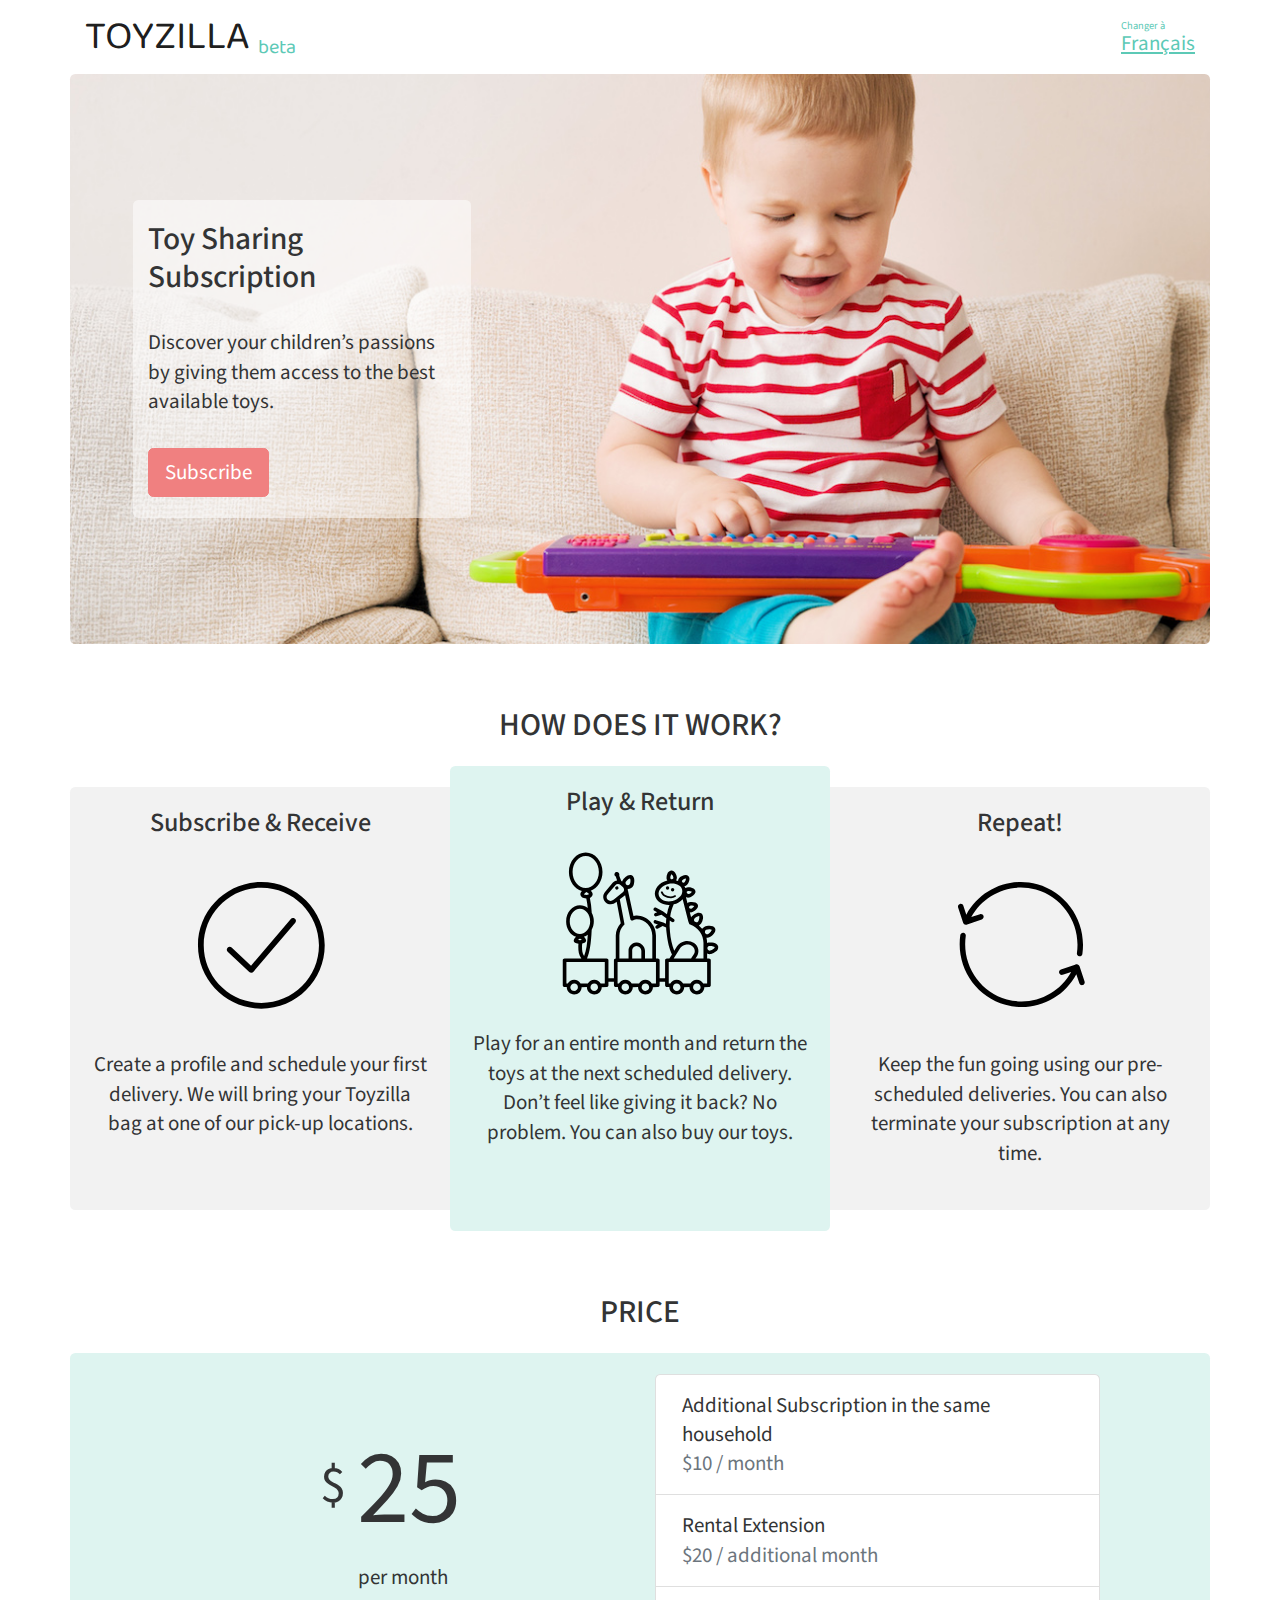
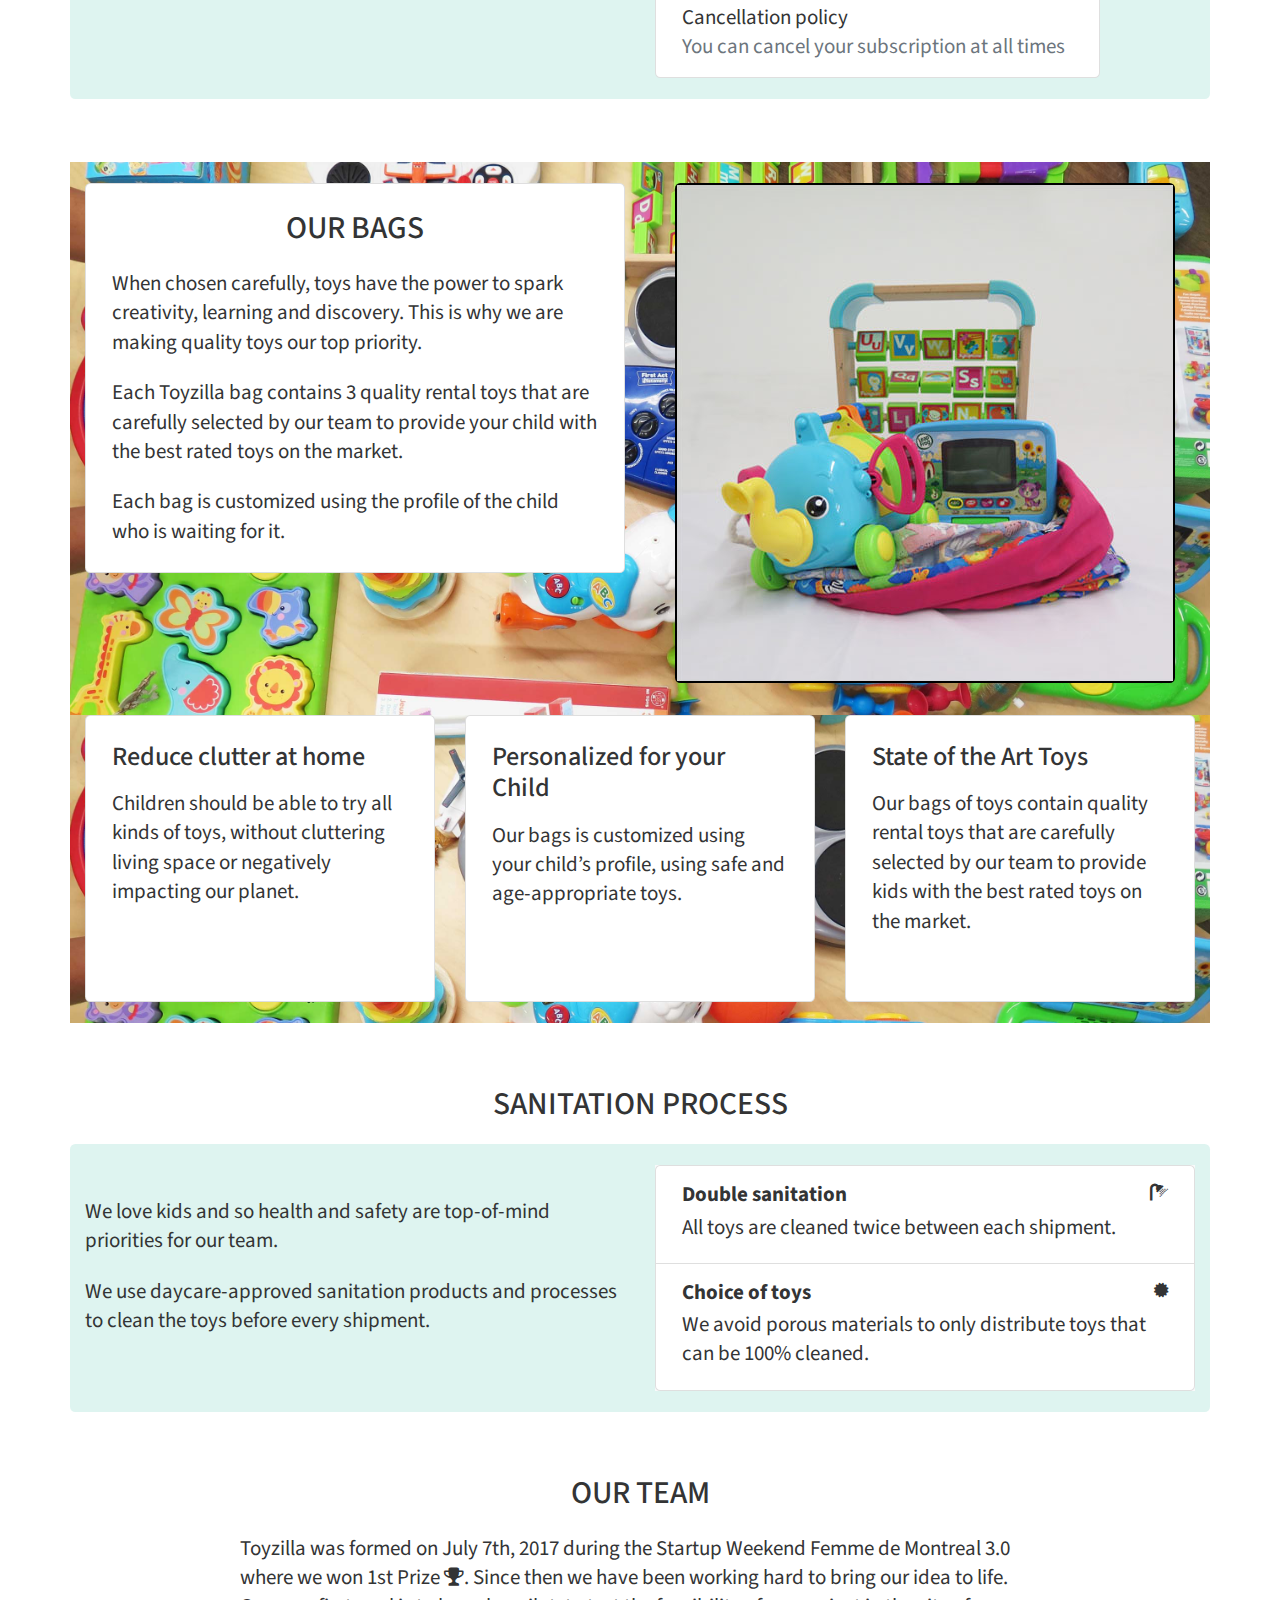
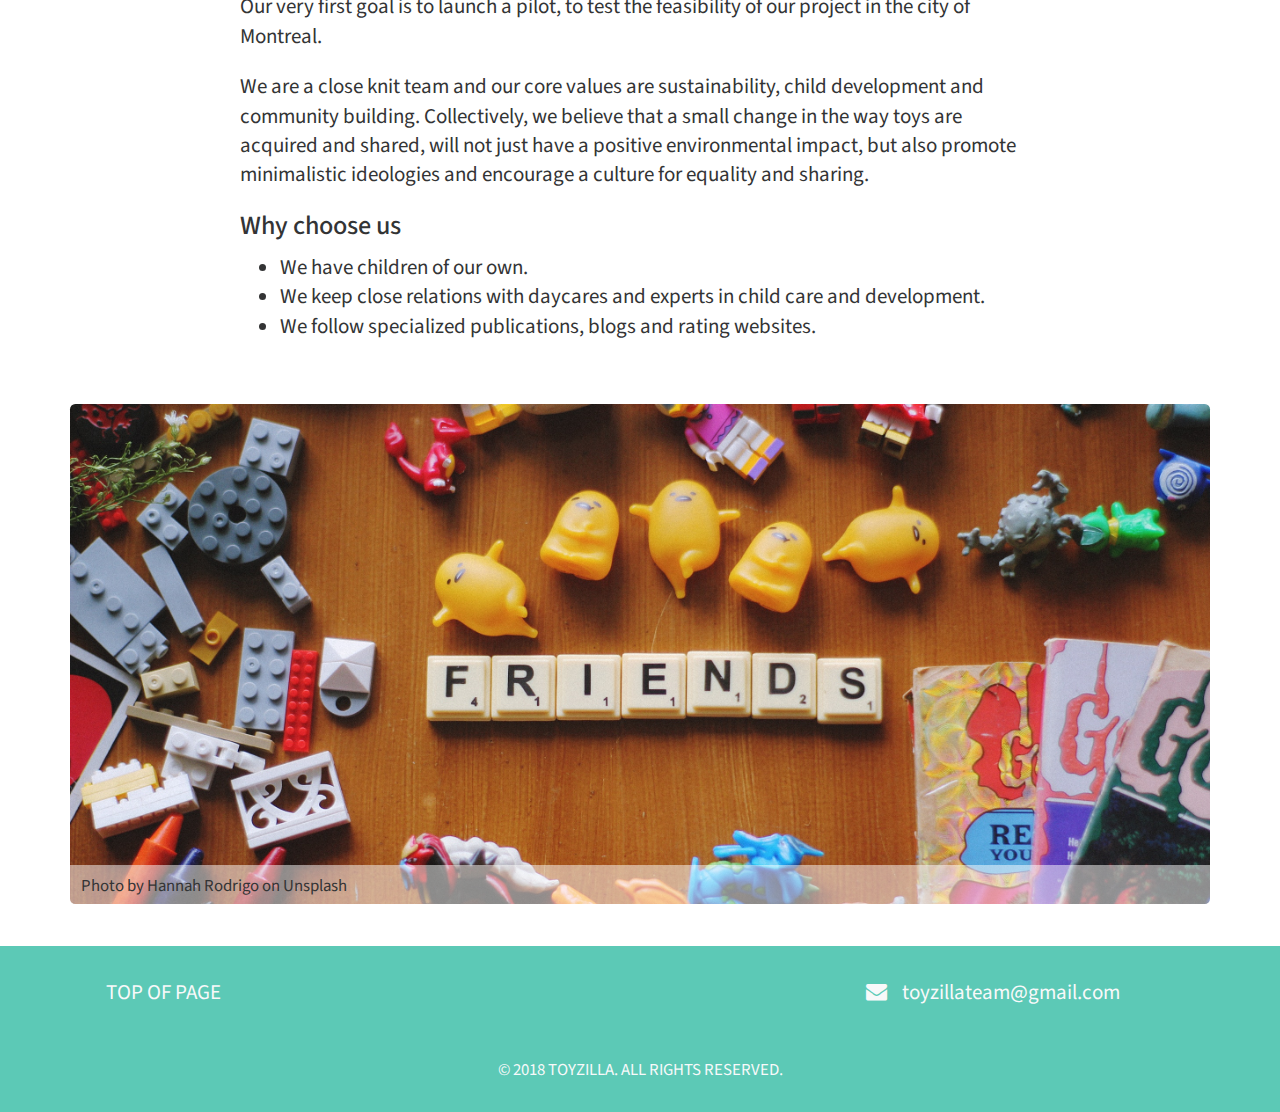
<file: index.html>
<!DOCTYPE html>
<html lang="en">
<head>
  <meta http-equiv="Content-Type"
        content="text/html; charset=UTF-8">
  <meta name="viewport"
        content="width=device-width, initial-scale=1.0, shrink-to-fit=no">

  <title>Toyzilla</title>
  <meta name="Description"
        content="Toy Sharing Subscription. Discover your children’s passions by giving them access to a variety of toys.">
  <meta name="Keywords"
        content="toyzilla, play, toys, toy, box, bag, delivery, shipping, subscription, parent, parents, child, children, kid, kids, toddler, baby">
  <link rel="alternate"
        hreflang="en"
        href="http://www.toyzillabox.com/index.html">
  <link rel="alternate"
        hreflang="en-ca"
        href="http://www.toyzillabox.com/en/index.html">
  <link rel="alternate"
        hreflang="fr-ca"
        href="http://www.toyzillabox.com/fr/index.html">

  <link rel="shortcut icon"
        href="./images/favicon-01.png"
        type="image/png">
  <link rel="icon"
        href="./images/favicon-01.png"
        type="image/png">

  <link rel="stylesheet"
        href="https://fonts.googleapis.com/css?family=Baloo|Source+Sans+Pro"
        type="text/css">
  <link rel="stylesheet"
        href="https://maxcdn.bootstrapcdn.com/bootstrap/4.0.0/css/bootstrap.min.css"
        integrity="sha384-Gn5384xqQ1aoWXA+058RXPxPg6fy4IWvTNh0E263XmFcJlSAwiGgFAW/dAiS6JXm"
        crossorigin="anonymous"
        type="text/css">
  <link rel="stylesheet"
        href="https://maxcdn.bootstrapcdn.com/font-awesome/4.7.0/css/font-awesome.min.css"
        type="text/css">
  <link rel="stylesheet"
        href="./styles/style-04.css"
        type="text/css">
</head>
<body id="pageTop">

<header class="navbar navbar-expand-lg navbar-light sticky-top bg-white">
  <div class="container">
    <a
      class="navbar-brand"
      href="#pageTop"
    >TOYZILLA <sub id="beta">beta</sub></a>
    <a
      id="changeTo"
      href="http://www.toyzillabox.com/fr/index.html"
    ><span>Changer à</span><br/><span>Français</span></a>
  </div>
</header>

<article id="homeArticle">
    <section id="heroSection" class="mb-5">
      <div class="container">
        <div class="row py-5 px-md-5 px-sm-0 px-3 rounded">
          <div class="col-xl-4 col-lg-5 col-md-5 col-8 my-md-5 py-3 bg-white-transparent-2 rounded">
            <h1 class="text-left mb-4 h4">Toy Sharing Subscription</h1>
            <p class=" text-left mb-4">Discover your children’s passions by giving them access to the best available toys.</p>
            <button class="btn btn-primary"
              data-toggle="modal"
              data-target="#getStartedModal">Subscribe</button>
          </div>
        </div>
      </div>
    </section>
    <section id="howItWorksSection" class="mb-5">
      <div class="container">
        <h2 class="h4 text-center mb-3">HOW DOES IT WORK?</h2>
        <div class="row">
          <div class="col-md-4 p-3 mb-sm-3 col-highlighted-secondary-left">
            <h3 class="h5 text-center text-truncate mb-3">Subscribe &amp; Receive</h3>
            <img
              class="mx-auto d-block mb-3"
              src="./images/choose-01.svg"
              alt="Choose Icon" />
            <p class=" text-center">
                Create a profile and schedule your first delivery.
                We will bring your Toyzilla bag at one of our
                pick-up locations.
            </p>
          </div>
          <div class="col-md-4 p-3 col-highlighted">
            <h3 class="h5 text-center mb-3">Play &amp; Return</h3>
            <img
              class="mx-auto d-block mb-3"
              src="./images/toys-01.svg"
              alt="Toys Icon" />
            <p class=" text-center">
              Play for an entire month and return the toys at the
              next scheduled delivery. Don’t feel like giving it
              back? No problem. You can also buy our toys.
            </p>
          </div>
          <div class="col-md-4 p-3 mb-sm-3 col-highlighted-secondary-right">
            <h3 class="h5 text-center text-truncate mb-3">Repeat!</h3>
            <img
              class="mx-auto d-block mb-3"
              src="./images/repeat-01.svg"
              alt="Repeat Icon" />
            <p class=" text-center">
                Keep the fun going using our pre-scheduled
                deliveries. You can also terminate your
                subscription at any time.
            </p>
          </div>
        </div>
      </div>
    </section>
    <section id="priceSection" class="mb-5">
      <div class="container">
        <h2 class="h4 text-center mb-3">PRICE</h2>
        <div class="row rounded">
          <div class="col-md-5 ml-md-auto my-5">
            <div class="text-large text-center" style="margin-left: -24px;">$ <span class="text-huge" style="vertical-align: middle">25</span></div>
            <div class="text-center">per month</div>
          </div>
          <div class="col-md-5 mr-md-auto pb-md-3 py-3">
            <ul class="list-group">
              <li class="list-group-item">
                Additional Subscription in the same household<br/>
                <span class="text-secondary">$10 / month</span>
              </li>
              <li class="list-group-item">
                Rental Extension<br/>
                <span class="text-secondary">$20 / additional month</span>
              </li>
              <li class="list-group-item">
                Cancellation policy<br/>
                <span class="text-secondary">You can cancel your subscription at all times</span>
              </li>
            </ul>
          </div>
        </div>
      </div>
    </section>
    <section id="bagsSection" class="mb-5">
      <div class="container">
        <div class="row">
          <div class="col-md-6 rounded py-3">
            <div class="card">
              <div class="card-body">
                <h2 class="h4 card-title text-center mb-3">OUR BAGS</h2>
                <p class="card-text">
                  When chosen carefully, toys have the power to spark creativity,
                  learning and discovery. This is why we are making quality toys
                  our top priority.
                </p>
                <p class="card-text">
                  Each Toyzilla bag contains 3 quality rental toys that are
                  carefully selected by our team to provide your child with
                  the best rated toys on the market.
                </p>
                <p class="card-text">
                  Each bag is customized using the profile of the child who is
                  waiting for it.
                </p>
              </div>
            </div>
          </div>
          <div class="col-md-6 text-center">
            <figure class="figure my-md-3">
              <img
                src="./images/bag-01.jpg"
                class="figure-img img-fluid rounded"
                alt="One of our bag of toys">
              <figcaption class="figure-caption"></figcaption>
            </figure>
          </div>
        </div>
        <h2 class="d-none">VALUE PROPOSITION</h2>
        <div class="row pb-3">
          <div class="col-lg-4 mb-3 mb-lg-0">
            <div class="card">
              <div class="card-body card-fixed-height">
                <h3 class="h5 card-title">Reduce clutter at home</h3>
                <p class="card-text">
                  Children should be able to try all kinds of toys,
                  without cluttering living space or negatively
                  impacting our planet.
                </p>
              </div>
            </div>
          </div>
          <div class="col-lg-4 mb-3 mb-lg-0">
            <div class="card">
              <div class="card-body card-fixed-height">
                <h3 class="h5 card-title">Personalized for your Child</h3>
                <p class="card-text">
                  Our bags is customized using your child’s profile,
                  using safe and age-appropriate toys.
                </p>
              </div>
            </div>
          </div>
          <div class="col-lg-4 mb-3 mb-lg-0">
            <div class="card">
              <div class="card-body card-fixed-height">
                <h3 class="h5 card-title">State of the Art Toys</h3>
                <p class="card-text">
                  Our bags of toys contain quality rental toys that are
                  carefully selected by our team to provide kids with the
                  best rated toys on the market.
                </p>
              </div>
            </div>
          </div>
        </div>
      </div>
    </section>
    <section id="sanitationProcessSection" class="mb-5">
      <div class="container">
        <h2 class="h4 mb-3 text-uppercase text-center">Sanitation Process</h2>
        <div class="row rounded py-3">
          <div class="col-md-6 my-4">
            <p>We love kids and so health and safety are top-of-mind priorities for our team.</p>
            <p>We use daycare-approved sanitation products and processes to clean the toys before every shipment.</p>
          </div>
          <div class="col-md-6">
            <div class="list-group bg-light">
              <div class="list-group-item flex-column align-items-start">
                <div class="d-flex w-100 justify-content-between">
                  <h5 class="h6 font-weight-bold mb-1">Double sanitation</h5>
                  <small><span class="fa fa-shower"></span></small>
                </div>
                <p class="mb-1">All toys are cleaned twice between each shipment.</p>
              </div>
              <div class="list-group-item flex-column align-items-start">
                <div class="d-flex w-100 justify-content-between">
                  <h5 class="h6 font-weight-bold mb-1">Choice of toys</h5>
                  <small><span class="fa fa-certificate"></span></small>
                </div>
                <p class="mb-1">We avoid porous materials to only distribute toys that can be 100% cleaned.</p>
              </div>
            </div>
          </div>
        </div>
      </div>
    </section>
    <section id="teamIntroSection" class="mb-5">
      <div class="container">
        <h2 class="h4 text-center mb-3">OUR TEAM</h2>
        <div class="mx-md-5 ml-md-auto mr-md-auto" style="max-width: 800px">
             <p class="text-left">
                Toyzilla was formed on July 7th, 2017 during the Startup
                Weekend Femme de Montreal 3.0 where we won 1st Prize <span class="fa fa-trophy"></span>. Since
                then we have been working hard to bring our idea to life. Our
                very first goal is to launch a pilot, to test the feasibility
                of our project in the city of Montreal.
            </p>
            <p class=" text-left">
                We are a close knit team and our core values are
                sustainability, child development and community building.
                Collectively, we believe that a small change in the way toys
                are acquired and shared, will not just have a positive
                environmental impact, but also promote minimalistic ideologies
                and encourage a culture for equality and sharing.
            </p>
            <h3 class="h5 mb-2">Why choose us</h3>
            <ul>
                <li>We have children of our own.</li>
                <li>We keep close relations with daycares and experts in child care and development.</li>
                <li>We follow specialized publications, blogs and rating websites.</li>
            </ul>
        </div>
      </div>
    </section>
    <section id="teamSection">
      <div class="container">
        <div class="row rounded"></div>
        <div id="teamSectionMention" class="row bg-white-transparent-2">
          <small>Photo by Hannah Rodrigo on Unsplash</small>
        </div>
      </div>
    </section>
</article>

<footer class="text-light py-3">
  <div class="container">
    <div class="row mb-3">
      <div class="col-md-8">
        <nav class="nav flex-column flex-sm-row mb-3" role="navigation">
          <a
            class="flex-sm-fill text-sm-center nav-link active text-light text-uppercase"
            href="#pageTop"
          >Top of page</a>
        </nav>
      </div>
      <div class="col-md-4">
        <p class="nav-link">
          <span class="fa fa-envelope mr-2 d-xl-inline d-none"></span>
          <a class="text-light" href="mailto:toyzillateam@gmail.com">toyzillateam@gmail.com</a>
        </p>
      </div>
    </div>
    <div class="text-center">
      <h6 class="text-uppercase small">
        © 2018 Toyzilla. All Rights Reserved.
      </h6>
    </div>
  </div>
</footer>

<script
  src="https://code.jquery.com/jquery-3.2.1.slim.min.js"
  integrity="sha384-KJ3o2DKtIkvYIK3UENzmM7KCkRr/rE9/Qpg6aAZGJwFDMVNA/GpGFF93hXpG5KkN"
  crossorigin="anonymous"></script>
<script
  src="https://cdnjs.cloudflare.com/ajax/libs/popper.js/1.12.9/umd/popper.min.js"
  integrity="sha384-ApNbgh9B+Y1QKtv3Rn7W3mgPxhU9K/ScQsAP7hUibX39j7fakFPskvXusvfa0b4Q"
  crossorigin="anonymous"></script>
<script
  src="https://maxcdn.bootstrapcdn.com/bootstrap/4.0.0/js/bootstrap.min.js"
  integrity="sha384-JZR6Spejh4U02d8jOt6vLEHfe/JQGiRRSQQxSfFWpi1MquVdAyjUar5+76PVCmYl"
  crossorigin="anonymous"></script>

<div
  class="modal fade"
  id="getStartedModal"
  tabindex="-1"
  role="dialog"
  aria-labelledby="getStartedModalLabel"
  aria-hidden="true">
  <div class="modal-dialog modal-lg" role="document">
    <div class="modal-content">
      <div class="modal-header">
        <h5 class="modal-title" id="getStartedModalLabel">Registration</h5>
        <button type="button" class="close" data-dismiss="modal" aria-label="Fermer">
          <span aria-hidden="true">&times;</span>
        </button>
      </div>
      <div class="modal-body modal-body-image"></div>
      <div class="modal-body">
        <form
          class="needs-validation"
          action="https://toyzillabox.us12.list-manage.com/subscribe/post?u=aa6e9d640f5aac05cb7e90ce6&amp;id=c264d123a0"
          method="post"
          novalidate>
          <div class="form-group row">
            <label
              for="mce-EMAIL"
              class="col-sm-5 col-form-label">Email <span class="asterisk">*</span></label>
            <div class="col-sm-7">
              <input
                type="email"
                value=""
                name="EMAIL"
                class="form-control"
                id="mce-EMAIL"
                placeholder="name@example.com" required>
              <div class="invalid-feedback">
                Please enter your email address.
              </div>
            </div>
          </div>
          <div class="form-group row">
            <label
              for="mce-NAME"
              class="col-sm-5 col-form-label">Your Name </label>
            <div class="col-sm-7">
              <input
                type="text"
                value=""
                name="NAME"
                class="form-control"
                id="mce-NAME"
                placeholder="Jane Smith">
            </div>
          </div>
          <div class="form-group row">
            <label
              for="mce-PHONE"
              class="col-sm-5 col-form-label">Phone Number </label>
            <div class="col-sm-4">
              <input
                type="text"
                value=""
                name="PHONE"
                class="form-control"
                id="mce-PHONE"
                placeholder="###-###-####">
            </div>
          </div>
          <div class="form-group row">
            <label
              for="mce-CHILDNAME"
              class="col-sm-5 col-form-label">Child's Name </label>
            <div class="col-sm-7">
              <input
                type="text"
                value=""
                name="CHILDNAME"
                class="form-control"
                id="mce-CHILDNAME"
                placeholder="Mini-Jane">
            </div>
          </div>
          <div class="form-group row">
            <label
              for="mce-CHILDBIRTH-year"
              class="col-sm-5 col-form-label">Child's Birthdate </label>
            <div class="col-sm-4">
              <input
                type="text"
                pattern="[0-9]*"
                size="4"
                maxlength="4"
                value=""
                name="CHILDBIRTH[year]"
                class="form-control"
                id="mce-CHILDBIRTH-year"
                placeholder="YYYY">
            </div>
            <div class="col-sm-3">
              <input
                type="text"
                pattern="[0-9]*"
                size="2"
                maxlength="2"
                value=""
                name="CHILDBIRTH[month]"
                class="form-control"
                id="mce-CHILDBIRTH-month"
                placeholder="MM">
            </div>
            <div class="col-sm-3 d-none">
              <input
                type="text"
                pattern="[0-9]*"
                size="2"
                maxlength="2"
                value="01"
                name="CHILDBIRTH[day]"
                class="form-control"
                id="mce-CHILDBIRTH-day"
                placeholder="DD">
            </div>
          </div>
          <!-- real people should not fill this in and expect good things - do not remove this or risk form bot signups-->
          <div
            style="position: absolute; left: -5000px;"
            aria-hidden="true">
            <input
              type="text"
              name="b_aa6e9d640f5aac05cb7e90ce6_005e6c52d1"
              tabindex="-1"
              value="">
          </div>
          <button
            type="submit"
            class="btn btn-primary float-right mt-3">Subscribe</button>
        </form>
      </div>
    </div>
  </div>
</div>
<script>
  // Following function prevents submission before validation passes.
  // Mostly useful for custom validation.
  // See https://getbootstrap.com/docs/4.0/components/forms/#custom-styles.
  (function() {
    'use strict';
    window.addEventListener('load', function() {
      var forms = document.getElementsByClassName('needs-validation');
      var validation = Array.prototype.filter.call(forms, function(form) {
        form.addEventListener('submit', function(event) {
          if (form.checkValidity() === false) {
            event.preventDefault();
            event.stopPropagation();
          }
          form.classList.add('was-validated');
        }, false);
      });
    }, false);
  })();
</script>

</body>
</html>
</file>
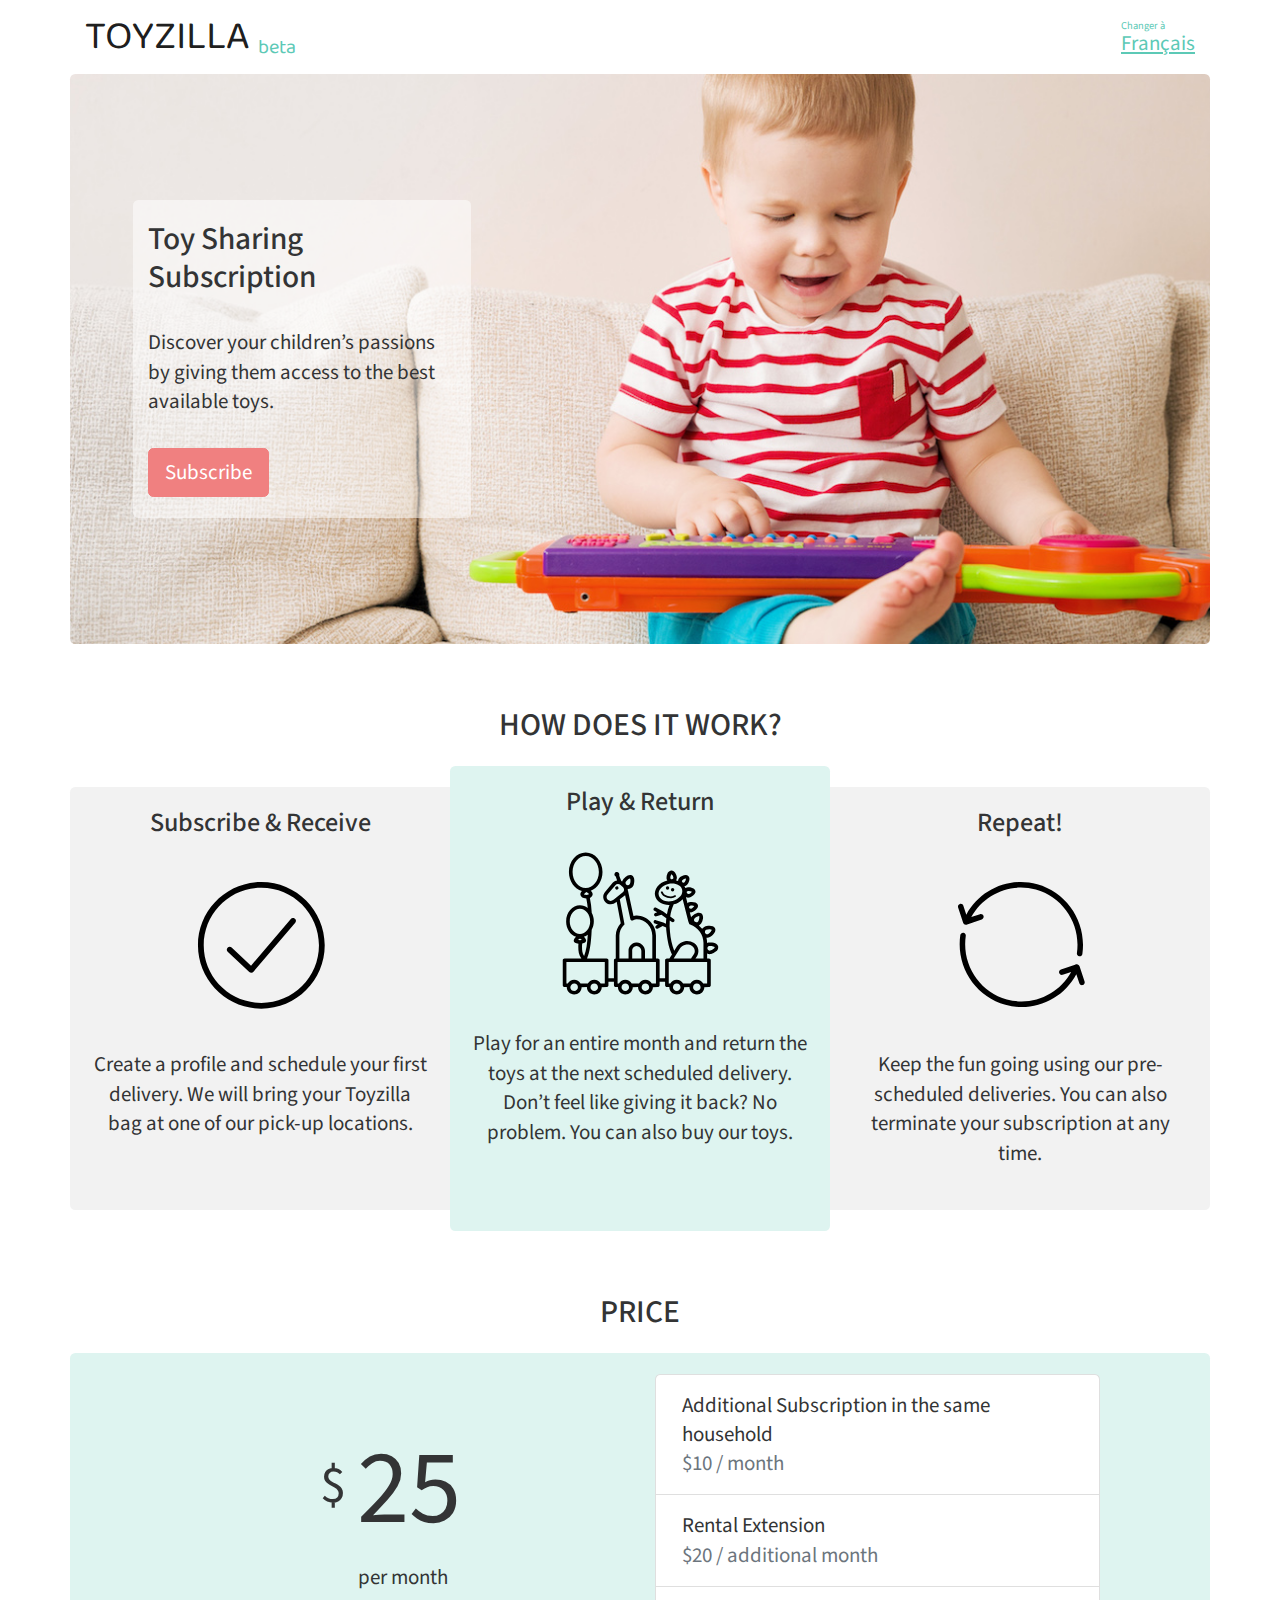
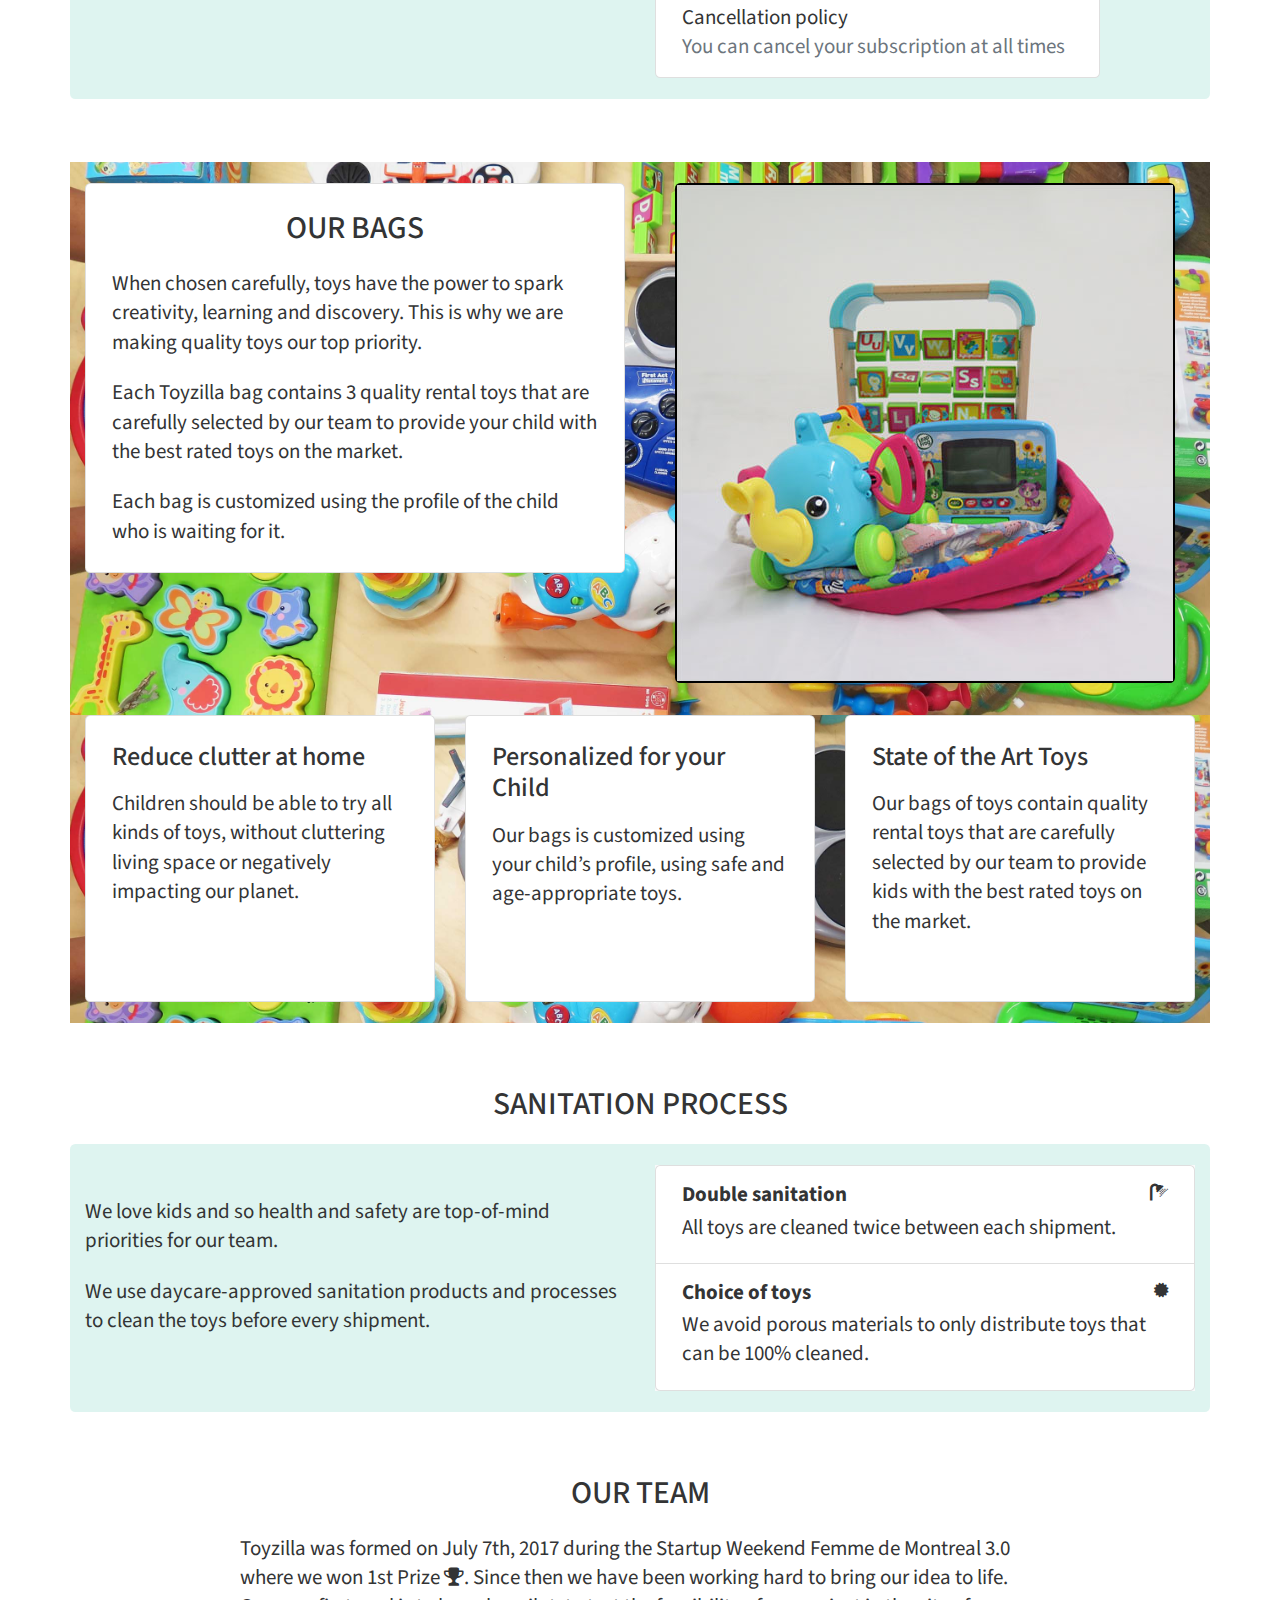
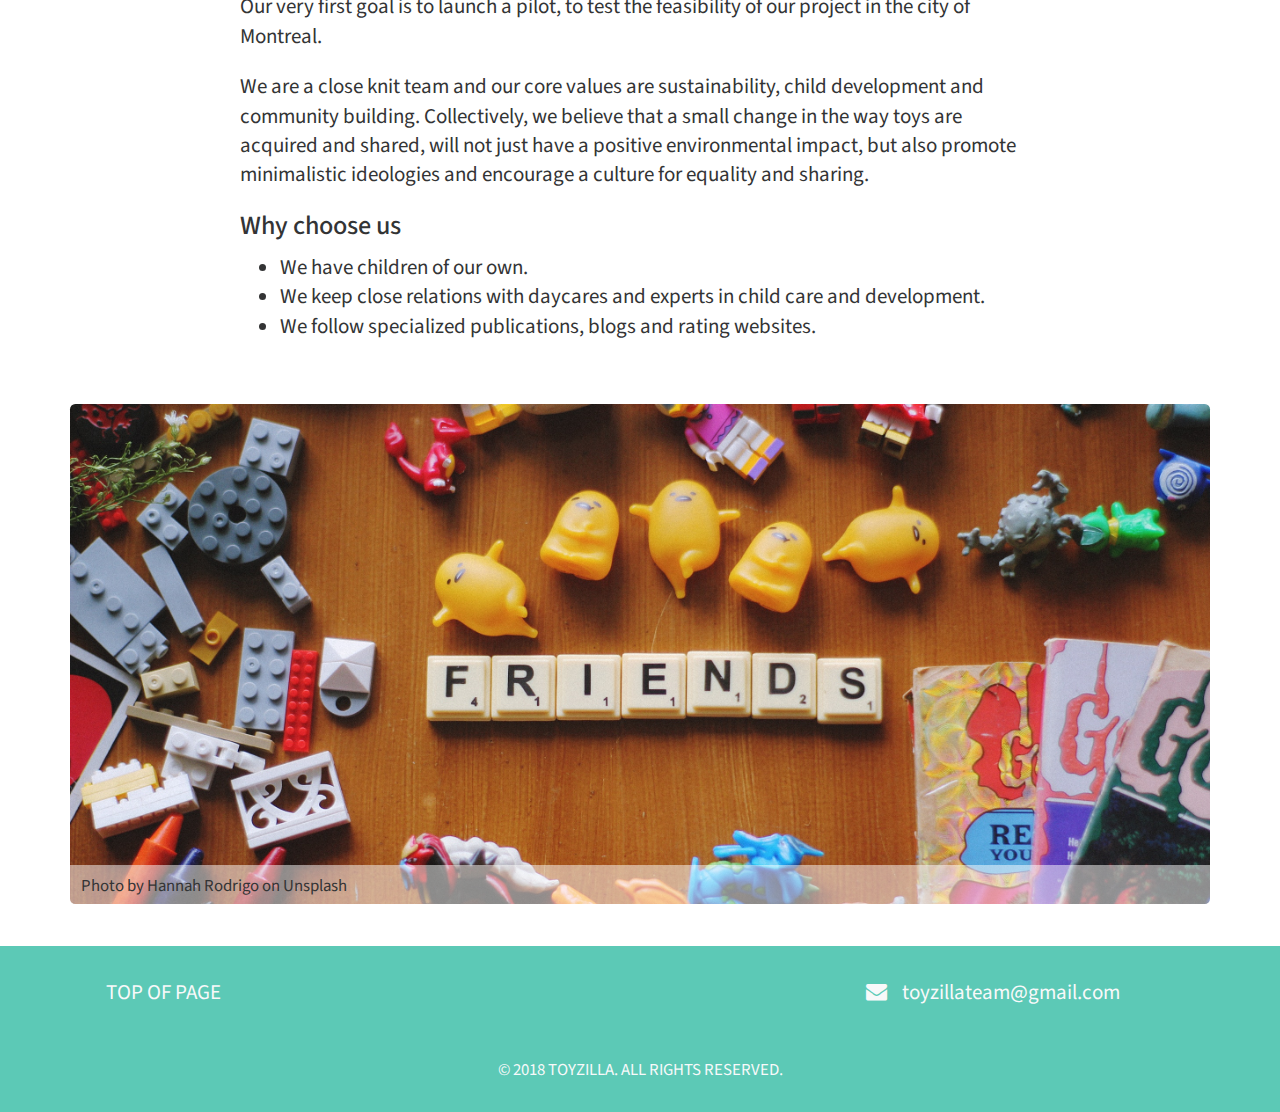
<file: en/index.html>
<!DOCTYPE html>
<html lang="en">
<head>
  <meta http-equiv="Content-Type"
        content="text/html; charset=UTF-8">
  <meta name="viewport"
        content="width=device-width, initial-scale=1.0, shrink-to-fit=no">

  <title>Toyzilla</title>
  <meta name="Description"
        content="Toy Sharing Subscription. Discover your children’s passions by giving them access to a variety of toys."/>
  <meta name="Keywords"
        content="toyzilla, play, toys, toy, box, bag, delivery, shipping, subscription, parent, parents, child, children, kid, kids, toddler, baby"/>
  <link rel="alternate"
        hreflang="en"
        href="http://www.toyzillabox.com/index.html">
  <link rel="alternate"
        hreflang="en-ca"
        href="http://www.toyzillabox.com/en/index.html">
  <link rel="alternate"
        hreflang="fr-ca"
        href="http://www.toyzillabox.com/fr/index.html">

  <link rel="shortcut icon"
        href="../images/favicon-01.png"
        type="image/png">
  <link rel="icon"
        href="../images/favicon-01.png"
        type="image/png">

  <link rel="stylesheet"
        href="https://fonts.googleapis.com/css?family=Baloo|Source+Sans+Pro"
        type="text/css">
  <link rel="stylesheet"
        href="https://maxcdn.bootstrapcdn.com/bootstrap/4.0.0/css/bootstrap.min.css"
        integrity="sha384-Gn5384xqQ1aoWXA+058RXPxPg6fy4IWvTNh0E263XmFcJlSAwiGgFAW/dAiS6JXm"
        crossorigin="anonymous"
        type="text/css">
  <link rel="stylesheet"
        href="https://maxcdn.bootstrapcdn.com/font-awesome/4.7.0/css/font-awesome.min.css"
        type="text/css">
  <link rel="stylesheet"
        href="../styles/style-04.css"
        type="text/css">
</head>
<body id="pageTop">

<header class="navbar navbar-expand-lg navbar-light sticky-top bg-white">
  <div class="container">
    <a
      class="navbar-brand"
      href="#pageTop"
    >TOYZILLA <sub id="beta">beta</sub></a>
    <a
      id="changeTo"
      href="http://www.toyzillabox.com/fr/index.html"
    ><span>Changer à</span><br/><span>Français</span></a>
  </div>
</header>

<article id="homeArticle">
    <section id="heroSection" class="mb-5">
      <div class="container">
        <div class="row py-5 px-md-5 px-sm-0 px-3 rounded">
          <div class="col-xl-4 col-lg-5 col-md-5 col-8 my-md-5 py-3 bg-white-transparent-2 rounded">
            <h1 class="text-left mb-4 h4">Toy Sharing Subscription</h1>
            <p class=" text-left mb-4">Discover your children’s passions by giving them access to the best available toys.</p>
            <button class="btn btn-primary"
              data-toggle="modal"
              data-target="#getStartedModal">Subscribe</button>
          </div>
        </div>
      </div>
    </section>
    <section id="howItWorksSection" class="mb-5">
      <div class="container">
        <h2 class="h4 text-center mb-3">HOW DOES IT WORK?</h2>
        <div class="row">
          <div class="col-md-4 p-3 mb-sm-3 col-highlighted-secondary-left">
            <h3 class="h5 text-center text-truncate mb-3">Subscribe &amp; Receive</h3>
            <img
              class="mx-auto d-block mb-3"
              src="../images/choose-01.svg"
              alt="Choose Icon" />
            <p class=" text-center">
                Create a profile and schedule your first delivery.
                We will bring your Toyzilla bag at one of our
                pick-up locations.
            </p>
          </div>
          <div class="col-md-4 p-3 col-highlighted">
            <h3 class="h5 text-center mb-3">Play &amp; Return</h3>
            <img
              class="mx-auto d-block mb-3"
              src="../images/toys-01.svg"
              alt="Toys Icon" />
            <p class=" text-center">
              Play for an entire month and return the toys at the
              next scheduled delivery. Don’t feel like giving it
              back? No problem. You can also buy our toys.
            </p>
          </div>
          <div class="col-md-4 p-3 mb-sm-3 col-highlighted-secondary-right">
            <h3 class="h5 text-center text-truncate mb-3">Repeat!</h3>
            <img
              class="mx-auto d-block mb-3"
              src="../images/repeat-01.svg"
              alt="Repeat Icon" />
            <p class=" text-center">
                Keep the fun going using our pre-scheduled
                deliveries. You can also terminate your
                subscription at any time.
            </p>
          </div>
        </div>
      </div>
    </section>
    <section id="priceSection" class="mb-5">
      <div class="container">
        <h2 class="h4 text-center mb-3">PRICE</h2>
        <div class="row rounded">
          <div class="col-md-5 ml-md-auto my-5">
            <div class="text-large text-center" style="margin-left: -24px;">$ <span class="text-huge" style="vertical-align: middle">25</span></div>
            <div class="text-center">per month</div>
          </div>
          <div class="col-md-5 mr-md-auto pb-md-3 py-3">
            <ul class="list-group">
              <li class="list-group-item">
                Additional Subscription in the same household<br/>
                <span class="text-secondary">$10 / month</span>
              </li>
              <li class="list-group-item">
                Rental Extension<br/>
                <span class="text-secondary">$20 / additional month</span>
              </li>
              <li class="list-group-item">
                Cancellation policy<br/>
                <span class="text-secondary">You can cancel your subscription at all times</span>
              </li>
            </ul>
          </div>
        </div>
      </div>
    </section>
    <section id="bagsSection" class="mb-5">
      <div class="container">
        <div class="row">
          <div class="col-md-6 rounded py-3">
            <div class="card">
              <div class="card-body">
                <h2 class="h4 card-title text-center mb-3">OUR BAGS</h2>
                <p class="card-text">
                  When chosen carefully, toys have the power to spark creativity,
                  learning and discovery. This is why we are making quality toys
                  our top priority.
                </p>
                <p class="card-text">
                  Each Toyzilla bag contains 3 quality rental toys that are
                  carefully selected by our team to provide your child with
                  the best rated toys on the market.
                </p>
                <p class="card-text">
                  Each bag is customized using the profile of the child who is
                  waiting for it.
                </p>
              </div>
            </div>
          </div>
          <div class="col-md-6 text-center">
            <figure class="figure my-md-3">
              <img
                src="../images/bag-01.jpg"
                class="figure-img img-fluid rounded"
                alt="One of our bag of toys">
              <figcaption class="figure-caption"></figcaption>
            </figure>
          </div>
        </div>
        <h2 class="d-none">VALUE PROPOSITION</h2>
        <div class="row pb-3">
          <div class="col-lg-4 mb-3 mb-lg-0">
            <div class="card">
              <div class="card-body card-fixed-height">
                <h3 class="h5 card-title">Reduce clutter at home</h3>
                <p class="card-text">
                  Children should be able to try all kinds of toys,
                  without cluttering living space or negatively
                  impacting our planet.
                </p>
              </div>
            </div>
          </div>
          <div class="col-lg-4 mb-3 mb-lg-0">
            <div class="card">
              <div class="card-body card-fixed-height">
                <h3 class="h5 card-title">Personalized for your Child</h3>
                <p class="card-text">
                  Our bags is customized using your child’s profile,
                  using safe and age-appropriate toys.
                </p>
              </div>
            </div>
          </div>
          <div class="col-lg-4 mb-3 mb-lg-0">
            <div class="card">
              <div class="card-body card-fixed-height">
                <h3 class="h5 card-title">State of the Art Toys</h3>
                <p class="card-text">
                  Our bags of toys contain quality rental toys that are
                  carefully selected by our team to provide kids with the
                  best rated toys on the market.
                </p>
              </div>
            </div>
          </div>
        </div>
      </div>
    </section>
    <section id="sanitationProcessSection" class="mb-5">
      <div class="container">
        <h2 class="h4 mb-3 text-uppercase text-center">Sanitation Process</h2>
        <div class="row rounded py-3">
          <div class="col-md-6 my-4">
            <p>We love kids and so health and safety are top-of-mind priorities for our team.</p>
            <p>We use daycare-approved sanitation products and processes to clean the toys before every shipment.</p>
          </div>
          <div class="col-md-6">
            <div class="list-group bg-light">
              <div class="list-group-item flex-column align-items-start">
                <div class="d-flex w-100 justify-content-between">
                  <h5 class="h6 font-weight-bold mb-1">Double sanitation</h5>
                  <small><span class="fa fa-shower"></span></small>
                </div>
                <p class="mb-1">All toys are cleaned twice between each shipment.</p>
              </div>
              <div class="list-group-item flex-column align-items-start">
                <div class="d-flex w-100 justify-content-between">
                  <h5 class="h6 font-weight-bold mb-1">Choice of toys</h5>
                  <small><span class="fa fa-certificate"></span></small>
                </div>
                <p class="mb-1">We avoid porous materials to only distribute toys that can be 100% cleaned.</p>
              </div>
            </div>
          </div>
        </div>
      </div>
    </section>
    <section id="teamIntroSection" class="mb-5">
      <div class="container">
        <h2 class="h4 text-center mb-3">OUR TEAM</h2>
        <div class="mx-md-5 ml-md-auto mr-md-auto" style="max-width: 800px">
             <p class="text-left">
                Toyzilla was formed on July 7th, 2017 during the Startup
                Weekend Femme de Montreal 3.0 where we won 1st Prize <span class="fa fa-trophy"></span>. Since
                then we have been working hard to bring our idea to life. Our
                very first goal is to launch a pilot, to test the feasibility
                of our project in the city of Montreal.
            </p>
            <p class=" text-left">
                We are a close knit team and our core values are
                sustainability, child development and community building.
                Collectively, we believe that a small change in the way toys
                are acquired and shared, will not just have a positive
                environmental impact, but also promote minimalistic ideologies
                and encourage a culture for equality and sharing.
            </p>
            <h3 class="h5 mb-2">Why choose us</h3>
            <ul>
                <li>We have children of our own.</li>
                <li>We keep close relations with daycares and experts in child care and development.</li>
                <li>We follow specialized publications, blogs and rating websites.</li>
            </ul>
        </div>
      </div>
    </section>
    <section id="teamSection">
      <div class="container">
        <div class="row rounded"></div>
        <div id="teamSectionMention" class="row bg-white-transparent-2">
          <small>Photo by Hannah Rodrigo on Unsplash</small>
        </div>
      </div>
    </section>
</article>

<footer class="text-light py-3">
  <div class="container">
    <div class="row mb-3">
      <div class="col-md-8">
        <nav class="nav flex-column flex-sm-row mb-3" role="navigation">
          <a
            class="flex-sm-fill text-sm-center nav-link active text-light text-uppercase"
            href="#pageTop"
          >Top of page</a>
        </nav>
      </div>
      <div class="col-md-4">
        <p class="nav-link">
          <span class="fa fa-envelope mr-2 d-xl-inline d-none"></span>
          <a class="text-light" href="mailto:toyzillateam@gmail.com">toyzillateam@gmail.com</a>
        </p>
      </div>
    </div>
    <div class="text-center">
      <h6 class="text-uppercase small">
        © 2018 Toyzilla. All Rights Reserved.
      </h6>
    </div>
  </div>
</footer>

<script
  src="https://code.jquery.com/jquery-3.2.1.slim.min.js"
  integrity="sha384-KJ3o2DKtIkvYIK3UENzmM7KCkRr/rE9/Qpg6aAZGJwFDMVNA/GpGFF93hXpG5KkN"
  crossorigin="anonymous"></script>
<script
  src="https://cdnjs.cloudflare.com/ajax/libs/popper.js/1.12.9/umd/popper.min.js"
  integrity="sha384-ApNbgh9B+Y1QKtv3Rn7W3mgPxhU9K/ScQsAP7hUibX39j7fakFPskvXusvfa0b4Q"
  crossorigin="anonymous"></script>
<script
  src="https://maxcdn.bootstrapcdn.com/bootstrap/4.0.0/js/bootstrap.min.js"
  integrity="sha384-JZR6Spejh4U02d8jOt6vLEHfe/JQGiRRSQQxSfFWpi1MquVdAyjUar5+76PVCmYl"
  crossorigin="anonymous"></script>

<div
  class="modal fade"
  id="getStartedModal"
  tabindex="-1"
  role="dialog"
  aria-labelledby="getStartedModalLabel"
  aria-hidden="true">
  <div class="modal-dialog modal-lg" role="document">
    <div class="modal-content">
      <div class="modal-header">
        <h5 class="modal-title" id="getStartedModalLabel">Registration</h5>
        <button type="button" class="close" data-dismiss="modal" aria-label="Fermer">
          <span aria-hidden="true">&times;</span>
        </button>
      </div>
      <div class="modal-body modal-body-image"></div>
      <div class="modal-body">
        <form
          class="needs-validation"
          action="https://toyzillabox.us12.list-manage.com/subscribe/post?u=aa6e9d640f5aac05cb7e90ce6&amp;id=c264d123a0"
          method="post"
          novalidate>
          <div class="form-group row">
            <label
              for="mce-EMAIL"
              class="col-sm-5 col-form-label">Email <span class="asterisk">*</span></label>
            <div class="col-sm-7">
              <input
                type="email"
                value=""
                name="EMAIL"
                class="form-control"
                id="mce-EMAIL"
                placeholder="name@example.com" required>
              <div class="invalid-feedback">
                Please enter your email address.
              </div>
            </div>
          </div>
          <div class="form-group row">
            <label
              for="mce-NAME"
              class="col-sm-5 col-form-label">Your Name </label>
            <div class="col-sm-7">
              <input
                type="text"
                value=""
                name="NAME"
                class="form-control"
                id="mce-NAME"
                placeholder="Jane Smith">
            </div>
          </div>
          <div class="form-group row">
            <label
              for="mce-PHONE"
              class="col-sm-5 col-form-label">Phone Number </label>
            <div class="col-sm-4">
              <input
                type="text"
                value=""
                name="PHONE"
                class="form-control"
                id="mce-PHONE"
                placeholder="###-###-####">
            </div>
          </div>
          <div class="form-group row">
            <label
              for="mce-CHILDNAME"
              class="col-sm-5 col-form-label">Child's Name </label>
            <div class="col-sm-7">
              <input
                type="text"
                value=""
                name="CHILDNAME"
                class="form-control"
                id="mce-CHILDNAME"
                placeholder="Mini-Jane">
            </div>
          </div>
          <div class="form-group row">
            <label
              for="mce-CHILDBIRTH-year"
              class="col-sm-5 col-form-label">Child's Birthdate </label>
            <div class="col-sm-4">
              <input
                type="text"
                pattern="[0-9]*"
                size="4"
                maxlength="4"
                value=""
                name="CHILDBIRTH[year]"
                class="form-control"
                id="mce-CHILDBIRTH-year"
                placeholder="YYYY">
            </div>
            <div class="col-sm-3">
              <input
                type="text"
                pattern="[0-9]*"
                size="2"
                maxlength="2"
                value=""
                name="CHILDBIRTH[month]"
                class="form-control"
                id="mce-CHILDBIRTH-month"
                placeholder="MM">
            </div>
            <div class="col-sm-3 d-none">
              <input
                type="text"
                pattern="[0-9]*"
                size="2"
                maxlength="2"
                value="01"
                name="CHILDBIRTH[day]"
                class="form-control"
                id="mce-CHILDBIRTH-day"
                placeholder="DD">
            </div>
          </div>
          <!-- real people should not fill this in and expect good things - do not remove this or risk form bot signups-->
          <div
            style="position: absolute; left: -5000px;"
            aria-hidden="true">
            <input
              type="text"
              name="b_aa6e9d640f5aac05cb7e90ce6_005e6c52d1"
              tabindex="-1"
              value="">
          </div>
          <button
            type="submit"
            class="btn btn-primary float-right mt-3">Subscribe</button>
        </form>
      </div>
    </div>
  </div>
</div>
<script>
  // Following function prevents submission before validation passes.
  // Mostly useful for custom validation.
  // See https://getbootstrap.com/docs/4.0/components/forms/#custom-styles.
  (function() {
    'use strict';
    window.addEventListener('load', function() {
      var forms = document.getElementsByClassName('needs-validation');
      var validation = Array.prototype.filter.call(forms, function(form) {
        form.addEventListener('submit', function(event) {
          if (form.checkValidity() === false) {
            event.preventDefault();
            event.stopPropagation();
          }
          form.classList.add('was-validated');
        }, false);
      });
    }, false);
  })();
</script>

</body>
</html>
</file>
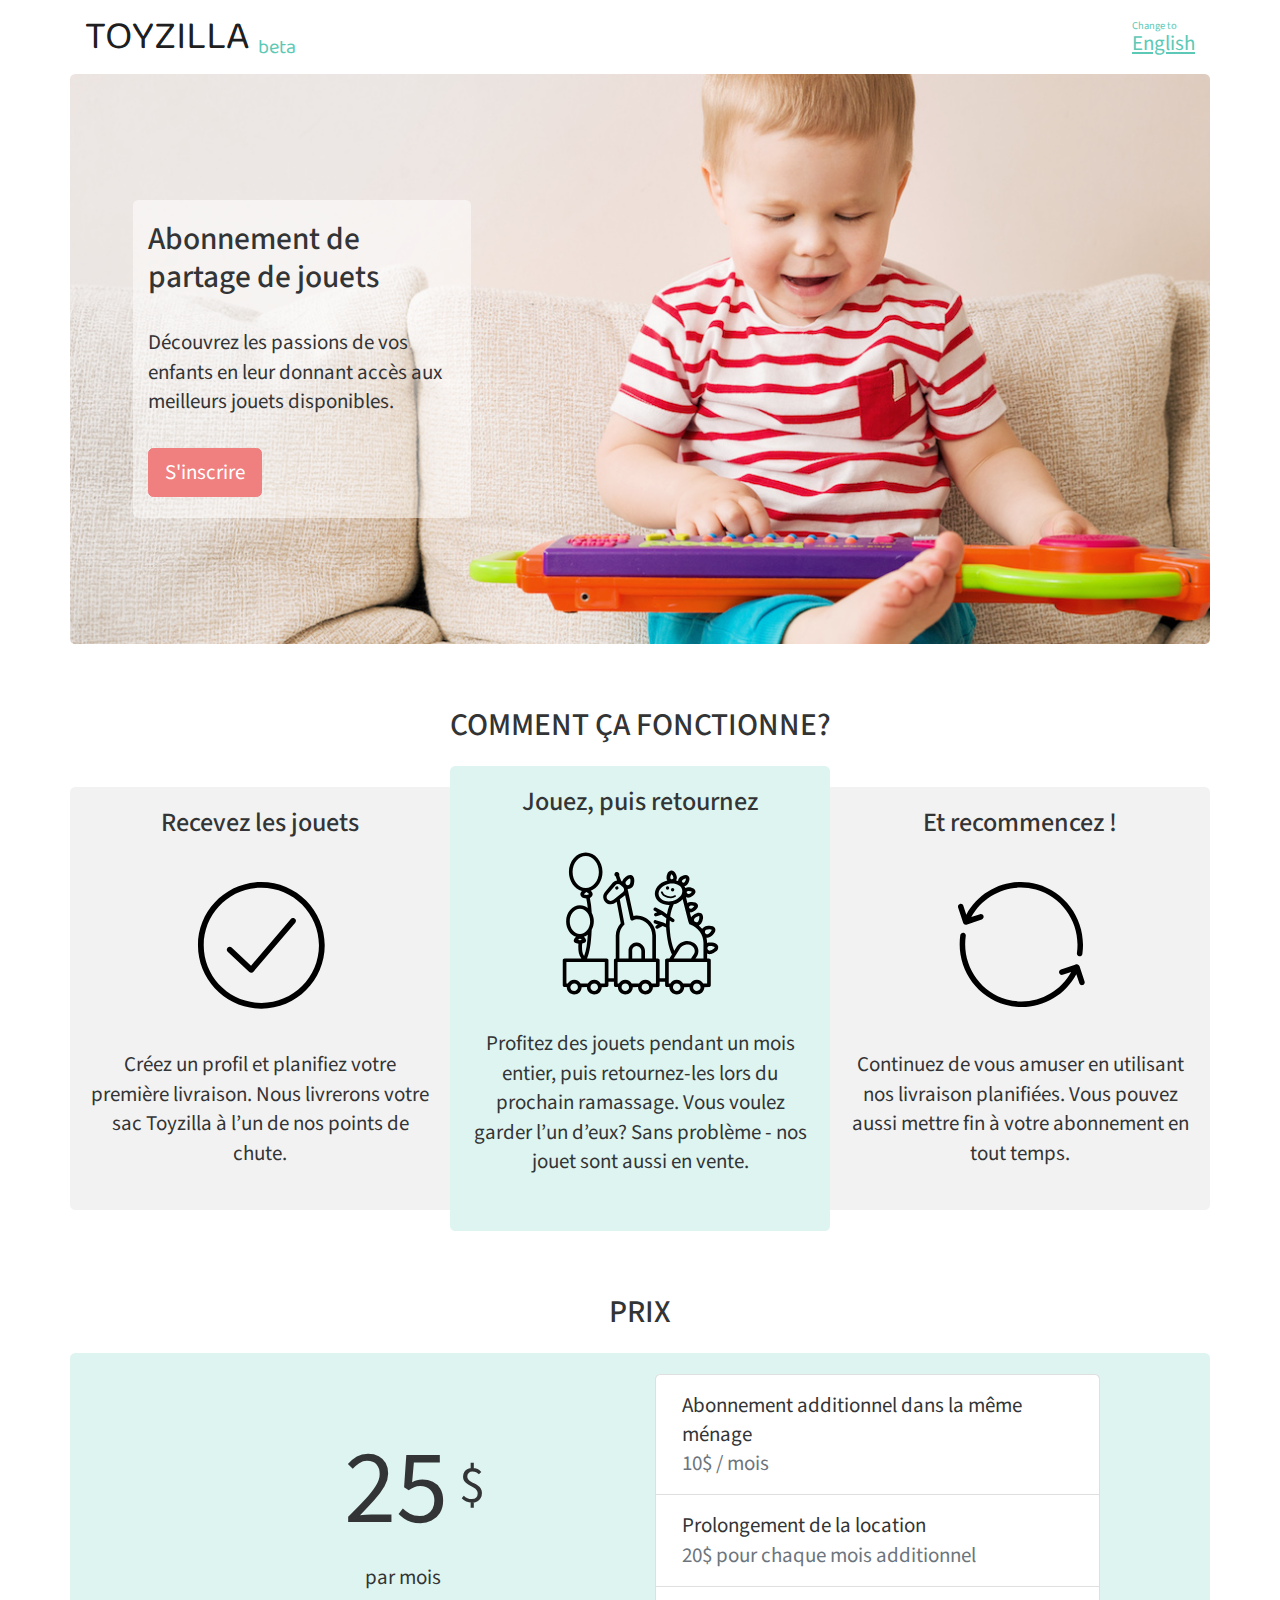
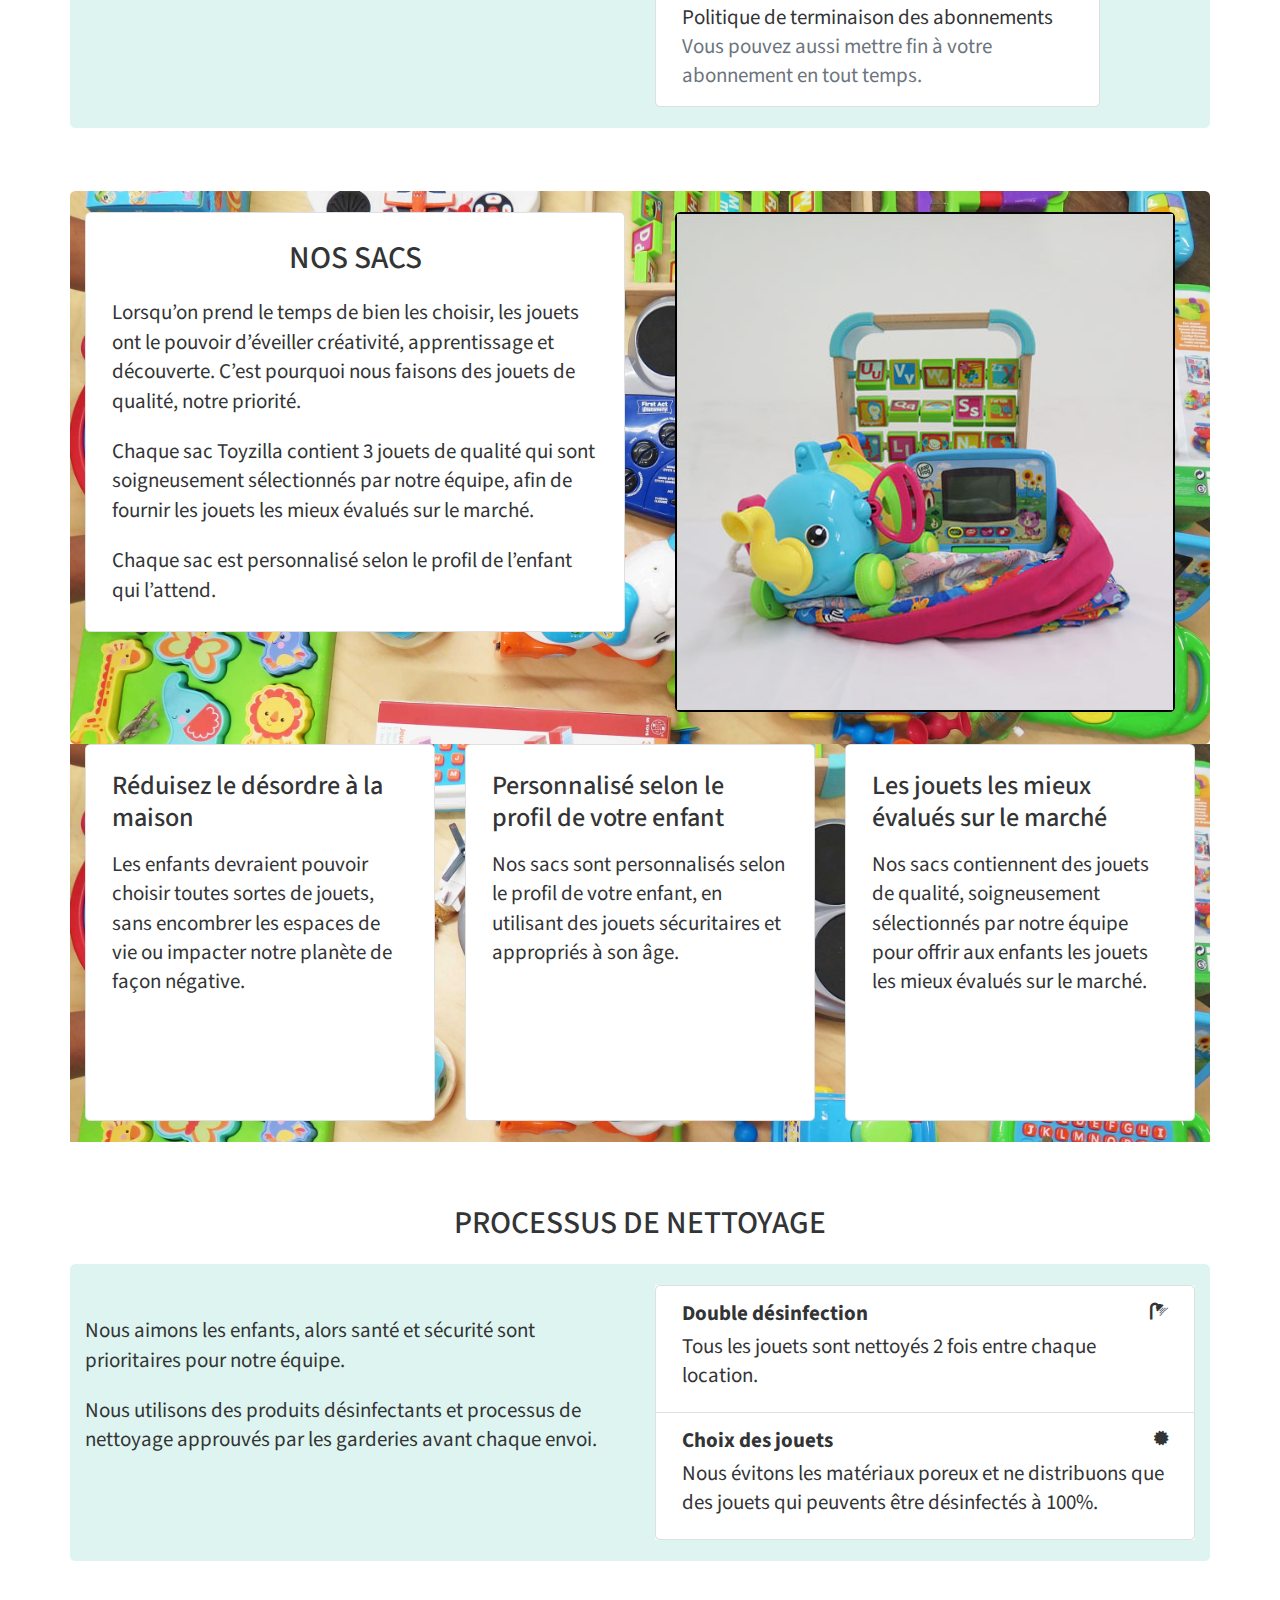
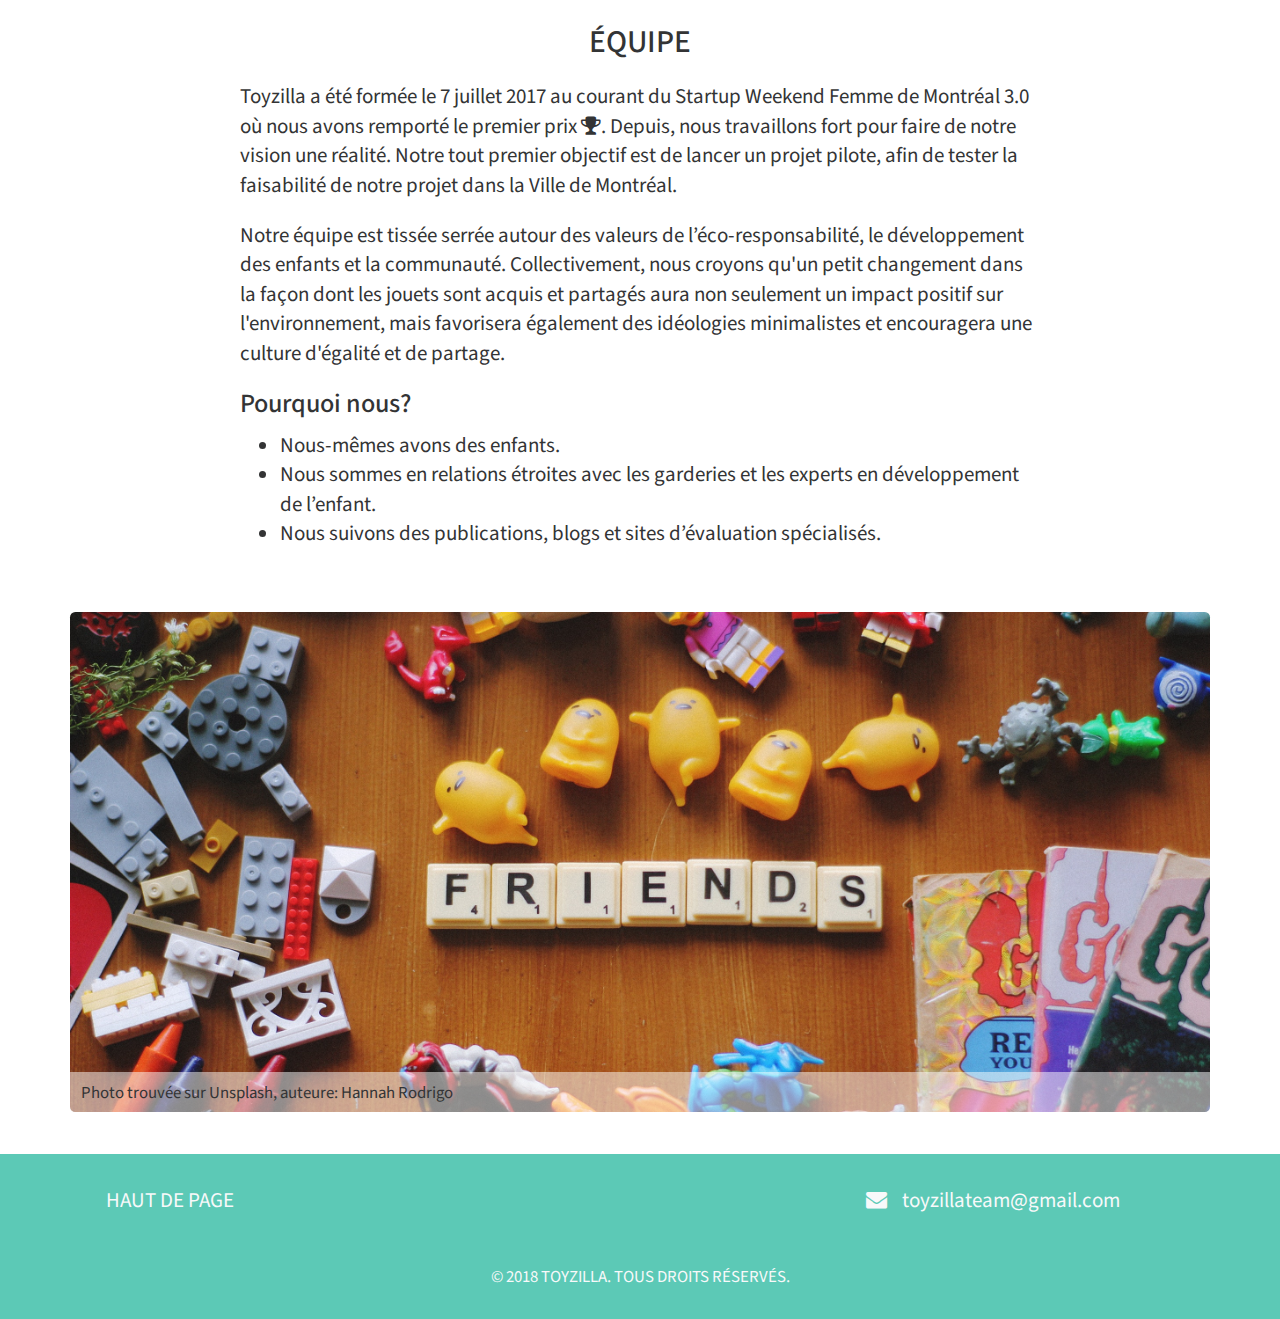
<file: fr/index.html>
<!DOCTYPE html>
<html lang="fr">
<head>
  <meta http-equiv="Content-Type"
        content="text/html; charset=UTF-8">
  <meta name="viewport"
        content="width=device-width, initial-scale=1.0, shrink-to-fit=no">

  <title>Toyzilla</title>
  <meta name="Description"
        content="Abonnement de partage de jouets. Découvrez les intérêts de vos enfants en leur donnant accès à une multitude de jouets."/>
  <meta name="Keywords"
        content="toyzilla, jouer, jouets, jeux, boîte, sac, livraison, transport, abonnement, parents, enfants, bébés, jeunes"/>
  <link rel="alternate"
        hreflang="en"
        href="http://www.toyzillabox.com/index.html">
  <link rel="alternate"
        hreflang="en-ca"
        href="http://www.toyzillabox.com/en/index.html">
  <link rel="alternate"
        hreflang="fr-ca"
        href="http://www.toyzillabox.com/fr/index.html">

  <link rel="shortcut icon"
        href="../images/favicon-01.png"
        type="image/png">
  <link rel="icon"
        href="../images/favicon-01.png"
        type="image/png">

  <link rel="stylesheet"
        href="https://fonts.googleapis.com/css?family=Baloo|Source+Sans+Pro"
        type="text/css">
  <link rel="stylesheet"
        href="https://maxcdn.bootstrapcdn.com/bootstrap/4.0.0/css/bootstrap.min.css"
        integrity="sha384-Gn5384xqQ1aoWXA+058RXPxPg6fy4IWvTNh0E263XmFcJlSAwiGgFAW/dAiS6JXm"
        crossorigin="anonymous"
        type="text/css">
  <link rel="stylesheet"
        href="https://maxcdn.bootstrapcdn.com/font-awesome/4.7.0/css/font-awesome.min.css"
        type="text/css">
  <link rel="stylesheet"
        href="../styles/style-04.css"
        type="text/css">
</head>
<body id="pageTop">

<header class="navbar navbar-expand-lg navbar-light sticky-top bg-white">
  <div class="container">
    <a
      class="navbar-brand"
      href="#pageTop"
    >TOYZILLA <sub id="beta">beta</sub></a>
    <a
      id="changeTo"
      href="http://www.toyzillabox.com/en/index.html"
    ><span>Change to</span><br/><span>English</span></a>
  </div>
</header>

<article id="homeArticle">
    <section id="heroSection" class="mb-5">
      <div class="container">
        <div class="row py-5 px-md-5 px-sm-0 px-3 rounded">
          <div class="col-xl-4 col-lg-5 col-md-5 col-8 my-md-5 py-3 bg-white-transparent-2 rounded">
            <h1 class="text-left mb-4 h4">Abonnement de partage de jouets</h1>
            <p class=" text-left mb-4">Découvrez les passions de vos enfants en leur donnant accès aux meilleurs jouets disponibles.</p>
            <button class="btn btn-primary"
              data-toggle="modal"
              data-target="#getStartedModal">S'inscrire</button>
          </div>
        </div>
      </div>
    </section>
    <section id="howItWorksSection" class="mb-5">
      <div class="container">
        <h2 class="h4 text-center mb-3">COMMENT ÇA FONCTIONNE?</h2>
        <div class="row">
          <div class="col-md-4 p-3 mb-sm-3 col-highlighted-secondary-left">
            <h3 class="h5 text-center text-truncate mb-3">Recevez les jouets</h3>
            <img
              class="mx-auto d-block mb-3"
              src="../images/choose-01.svg"
              alt="Choose Icon" />
            <p class=" text-center">
              Créez un profil et planifiez votre première livraison.
              Nous livrerons votre sac Toyzilla à l’un de nos points de chute.
            </p>
          </div>
          <div class="col-md-4 p-3 col-highlighted">
            <h3 class="h5 text-center mb-3">Jouez, puis retournez</h3>
            <img
              class="mx-auto d-block mb-3"
              src="../images/toys-01.svg"
              alt="Toys Icon" />
            <p class=" text-center">
              Profitez des jouets pendant un mois entier,
              puis retournez-les lors du prochain ramassage.
              Vous voulez garder l’un d’eux?
              Sans problème - nos jouet sont aussi en vente.
            </p>
          </div>
          <div class="col-md-4 p-3 mb-sm-3 col-highlighted-secondary-right">
            <h3 class="h5 text-center text-truncate mb-3">Et recommencez !</h3>
            <img
              class="mx-auto d-block mb-3"
              src="../images/repeat-01.svg"
              alt="Repeat Icon" />
            <p class=" text-center">
              Continuez de vous amuser en utilisant nos livraison planifiées.
              Vous pouvez aussi mettre fin à votre abonnement en tout temps.
            </p>
          </div>
        </div>
      </div>
    </section>
    <section id="priceSection" class="mb-5">
      <div class="container">
        <h2 class="h4 text-center mb-3">PRIX</h2>
        <div class="row rounded">
          <div class="col-md-5 ml-md-auto my-5">
            <div class="text-large text-center" style="margin-right: -24px;"><span class="text-huge" style="vertical-align: middle">25</span> $</div>
            <div class="text-center">par mois</div>
          </div>
          <div class="col-md-5 mr-md-auto pb-md-3 py-3">
            <ul class="list-group">
              <li class="list-group-item">
                Abonnement additionnel dans la même ménage<br/>
                <span class="text-secondary">10$ / mois</span>
              </li>
              <li class="list-group-item">
                Prolongement de la location<br/>
                <span class="text-secondary">20$ pour chaque mois additionnel</span>
              </li>
              <li class="list-group-item">
                Politique de terminaison des abonnements<br/>
                <span class="text-secondary">Vous pouvez aussi mettre fin à votre abonnement en tout temps.</span>
              </li>
            </ul>
          </div>
        </div>
      </div>
    </section>
    <section id="bagsSection" class="mb-5">
      <div class="container">
        <div class="row rounded">
          <div class="col-md-6 rounded py-3">
            <div class="card">
              <div class="card-body">
                <h2 class="h4 card-title text-center mb-3">NOS SACS</h2>
                <p class="card-text">
                  Lorsqu’on prend le temps de bien les choisir,
                  les jouets ont le pouvoir d’éveiller créativité,
                  apprentissage et découverte.
                  C’est pourquoi nous faisons des jouets de qualité,
                  notre priorité.
                </p>
                <p class="card-text">
                  Chaque sac Toyzilla contient 3 jouets de qualité qui
                  sont soigneusement sélectionnés par notre équipe,
                  afin de fournir les jouets les mieux évalués sur le marché.
                </p>
                <p class="card-text">
                  Chaque sac est personnalisé selon le profil de l’enfant
                  qui l’attend.
                </p>
              </div>
            </div>
          </div>
          <div class="col-md-6 text-center">
            <figure class="figure my-md-3">
              <img
                src="../images/bag-01.jpg"
                class="figure-img img-fluid rounded"
                alt="Un de nos sacs de jouets">
              <figcaption class="figure-caption"></figcaption>
            </figure>
          </div>
        </div>
        <h2 class="d-none">VALEUR AJOUTÉE</h2>
        <div class="row pb-3">
          <div class="col-lg-4 mb-3 mb-lg-0">
            <div class="card">
              <div class="card-body card-fixed-height">
                <h3 class="h5 card-title">Réduisez le désordre à la maison</h3>
                <p class="card-text">
                  Les enfants devraient pouvoir choisir toutes sortes de
                  jouets, sans encombrer les espaces de vie ou impacter
                  notre planète de façon négative.
                </p>
              </div>
            </div>
          </div>
          <div class="col-lg-4 mb-3 mb-lg-0">
            <div class="card">
              <div class="card-body card-fixed-height">
                <h3 class="h5 card-title">Personnalisé selon le profil de votre enfant</h3>
                <p class="card-text">
                  Nos sacs sont personnalisés selon le profil de votre enfant,
                  en utilisant des jouets sécuritaires et appropriés à son âge.
                </p>
              </div>
            </div>
          </div>
          <div class="col-lg-4 mb-3 mb-lg-0">
            <div class="card">
              <div class="card-body card-fixed-height">
                <h3 class="h5 card-title">Les jouets les mieux évalués sur le marché</h3>
                <p class="card-text">
                  Nos sacs contiennent des jouets de qualité,
                  soigneusement sélectionnés par notre équipe pour offrir
                  aux enfants les jouets les mieux évalués sur le marché.
                </p>
              </div>
            </div>
          </div>
        </div>
      </div>
    </section>
    <section id="sanitationProcessSection" class="mb-5">
      <div class="container">
        <h2 class="h4 mb-3 text-uppercase text-center">Processus de nettoyage</h2>
        <div class="row rounded py-3">
          <div class="col-md-6 my-4">
            <p>
              Nous aimons les enfants, alors santé et sécurité sont
              prioritaires pour notre équipe.
            </p>
            <p>
              Nous utilisons des produits désinfectants et processus de
              nettoyage approuvés par les garderies avant chaque envoi.
            </p>
          </div>
          <div class="col-md-6">
            <div class="list-group bg-light">
              <div class="list-group-item flex-column align-items-start">
                <div class="d-flex w-100 justify-content-between">
                  <h5 class="h6 font-weight-bold mb-1">Double désinfection</h5>
                  <small><span class="fa fa-shower"></span></small>
                </div>
                <p class="mb-1">
                  Tous les jouets sont nettoyés 2 fois entre chaque location.
                </p>
              </div>
              <div class="list-group-item flex-column align-items-start">
                <div class="d-flex w-100 justify-content-between">
                  <h5 class="h6 font-weight-bold mb-1">Choix des jouets</h5>
                  <small><span class="fa fa-certificate"></span></small>
                </div>
                <p class="mb-1">
                    Nous évitons les matériaux poreux et
                    ne distribuons que des jouets qui peuvents être
                    désinfectés à 100%.
                </p>
              </div>
            </div>
          </div>
        </div>
      </div>
    </section>
    <section id="teamIntroSection" class="mb-5">
      <div class="container">
        <h2 class="h4 text-center mb-3">ÉQUIPE</h2>
        <div class="mx-md-5 ml-md-auto mr-md-auto" style="max-width: 800px">
            <p class="text-left">
                Toyzilla a été formée le 7 juillet 2017 au courant du Startup
                Weekend Femme de Montréal 3.0 où nous avons remporté le
                premier prix <span class="fa fa-trophy"></span>. Depuis, nous
                travaillons fort pour faire de notre vision une réalité.
                Notre tout premier objectif est de lancer un projet pilote,
                afin de tester la faisabilité de notre projet dans la
                Ville de Montréal.
            </p>
            <p class=" text-left">
                Notre équipe est tissée serrée autour des valeurs de
                l’éco-responsabilité, le développement des enfants et la
                communauté. Collectivement, nous croyons qu'un petit changement
                dans la façon dont les jouets sont acquis et partagés aura
                non seulement un impact positif sur l'environnement, mais
                favorisera également des idéologies minimalistes et encouragera
                une culture d'égalité et de partage.
            </p>
            <h3 class="h5 mb-2">Pourquoi nous?</h3>
            <ul>
                <li>Nous-mêmes avons des enfants.</li>
                <li>Nous sommes en relations étroites avec les garderies et les experts en développement de l’enfant.</li>
                <li>Nous suivons des publications, blogs et sites d’évaluation spécialisés.</li>
            </ul>
        </div>
      </div>
    </section>
    <section id="teamSection">
      <div class="container">
        <div class="row rounded"></div>
        <div id="teamSectionMention" class="row bg-white-transparent-2">
          <small>Photo trouvée sur Unsplash, auteure: Hannah Rodrigo</small>
        </div>
      </div>
    </section>
</article>

<footer class="text-light py-3">
  <div class="container">
    <div class="row mb-3">
      <div class="col-md-8">
        <nav class="nav flex-column flex-sm-row mb-3" role="navigation">
          <a
            class="flex-sm-fill text-sm-center nav-link active text-light text-uppercase"
            href="#pageTop"
          >Haut de page</a>
        </nav>
      </div>
      <div class="col-md-4">
        <p class="nav-link">
          <span class="fa fa-envelope mr-2 d-xl-inline d-none"></span>
          <a class="text-light" href="mailto:toyzillateam@gmail.com">toyzillateam@gmail.com</a>
        </p>
      </div>
    </div>
    <div class="text-center">
      <h6 class="text-uppercase small">
        © 2018 Toyzilla. Tous droits réservés.
      </h6>
    </div>
  </div>
</footer>

<script
  src="https://code.jquery.com/jquery-3.2.1.slim.min.js"
  integrity="sha384-KJ3o2DKtIkvYIK3UENzmM7KCkRr/rE9/Qpg6aAZGJwFDMVNA/GpGFF93hXpG5KkN"
  crossorigin="anonymous"></script>
<script
  src="https://cdnjs.cloudflare.com/ajax/libs/popper.js/1.12.9/umd/popper.min.js"
  integrity="sha384-ApNbgh9B+Y1QKtv3Rn7W3mgPxhU9K/ScQsAP7hUibX39j7fakFPskvXusvfa0b4Q"
  crossorigin="anonymous"></script>
<script
  src="https://maxcdn.bootstrapcdn.com/bootstrap/4.0.0/js/bootstrap.min.js"
  integrity="sha384-JZR6Spejh4U02d8jOt6vLEHfe/JQGiRRSQQxSfFWpi1MquVdAyjUar5+76PVCmYl"
  crossorigin="anonymous"></script>

<div
  class="modal fade"
  id="getStartedModal"
  tabindex="-1"
  role="dialog"
  aria-labelledby="getStartedModalLabel"
  aria-hidden="true">
  <div class="modal-dialog modal-lg" role="document">
    <div class="modal-content">
      <div class="modal-header">
        <h5 class="modal-title" id="getStartedModalLabel">Inscription</h5>
        <button type="button" class="close" data-dismiss="modal" aria-label="Fermer">
          <span aria-hidden="true">&times;</span>
        </button>
      </div>
      <div class="modal-body modal-body-image"></div>
      <div class="modal-body">
        <form
          class="needs-validation"
          action="https://toyzillabox.us12.list-manage.com/subscribe/post?u=aa6e9d640f5aac05cb7e90ce6&amp;id=005e6c52d1"
          method="post"
          novalidate>
          <div class="form-group row">
            <label
              for="mce-EMAIL"
              class="col-sm-5 col-form-label">Adresse courriel  <span class="asterisk">*</span></label>
            <div class="col-sm-7">
              <input
                type="email"
                value=""
                name="EMAIL"
                class="form-control"
                id="mce-EMAIL"
                placeholder="nom@exemple.com" required>
              <div class="invalid-feedback">
                Veuillez entrer votre adresse email.
              </div>
            </div>
          </div>
          <div class="form-group row">
            <label
              for="mce-NAME"
              class="col-sm-5 col-form-label">Votre nom </label>
            <div class="col-sm-7">
              <input
                type="text"
                value=""
                name="NAME"
                class="form-control"
                id="mce-NAME"
                placeholder="Marie Dupont">
            </div>
          </div>
          <div class="form-group row">
            <label
              for="mce-PHONE"
              class="col-sm-5 col-form-label">Numéro tél. </label>
            <div class="col-sm-4">
              <input
                type="text"
                value=""
                name="PHONE"
                class="form-control"
                id="mce-PHONE"
                placeholder="###-###-####">
            </div>
          </div>
          <div class="form-group row">
            <label
              for="mce-CHILDNAME"
              class="col-sm-5 col-form-label">Nom de l&#39;enfant </label>
            <div class="col-sm-7">
              <input
                type="text"
                value=""
                name="CHILDNAME"
                class="form-control"
                id="mce-CHILDNAME"
                placeholder="Mini-Marie">
            </div>
          </div>
          <div class="form-group row">
            <label
              for="mce-CHILDBIRTH-year"
              class="col-sm-5 col-form-label">Naissance de l&#39;enfant </label>
            <div class="col-sm-4">
              <input
                type="text"
                pattern="[0-9]*"
                size="4"
                maxlength="4"
                value=""
                name="CHILDBIRTH[year]"
                class="form-control"
                id="mce-CHILDBIRTH-year"
                placeholder="YYYY">
            </div>
            <div class="col-sm-3">
              <input
                type="text"
                pattern="[0-9]*"
                size="2"
                maxlength="2"
                value=""
                name="CHILDBIRTH[month]"
                class="form-control"
                id="mce-CHILDBIRTH-month"
                placeholder="MM">
            </div>
            <div class="col-sm-3 d-none">
              <input
                type="text"
                pattern="[0-9]*"
                size="2"
                maxlength="2"
                value="01"
                name="CHILDBIRTH[day]"
                class="form-control"
                id="mce-CHILDBIRTH-day"
                placeholder="DD">
            </div>
          </div>
          <!-- real people should not fill this in and expect good things - do not remove this or risk form bot signups-->
          <div
            style="position: absolute; left: -5000px;"
            aria-hidden="true">
            <input
              type="text"
              name="b_aa6e9d640f5aac05cb7e90ce6_005e6c52d1"
              tabindex="-1"
              value="">
          </div>
          <button
            type="submit"
            class="btn btn-primary float-right mt-3">S&#39;inscrire</button>
        </form>
      </div>
    </div>
  </div>
</div>
<script>
  // Following function prevents submission before validation passes.
  // Mostly useful for custom validation.
  // See https://getbootstrap.com/docs/4.0/components/forms/#custom-styles.
  (function() {
    'use strict';
    window.addEventListener('load', function() {
      var forms = document.getElementsByClassName('needs-validation');
      var validation = Array.prototype.filter.call(forms, function(form) {
        form.addEventListener('submit', function(event) {
          if (form.checkValidity() === false) {
            event.preventDefault();
            event.stopPropagation();
          }
          form.classList.add('was-validated');
        }, false);
      });
    }, false);
  })();
</script>
</body>
</html>
</file>
<file: styles/style-04.css>
/* =============================
   CUSTOM TOYZILLA
   ============================= */
html {
  -webkit-tap-highlight-color: transparent;
  font-size: 18px;
}
@media (min-width: 1024px) {
  html {
    font-size: 21px;
  }
}

body {
  background: #fff;
  color: #333435;
  font-family: "Source Sans Pro","Helvetica Neue",Helvetica,Arial,sans-serif;
  font-weight: 400;
  line-height: 1.4;
}

.text-huge {
  font-size: 5rem;
}
.text-large {
  font-size: 2.5rem;
}
.text-small {
  font-size: .6rem;
}

.bg-white {
  background-color: #ffffff;
}
.bg-white-transparent {
  background-color: rgba(255, 255, 255, .9);
}
.bg-white-transparent-2 {
  background-color: rgba(255, 255, 255, .5);
}

/* =============================
   BOOTSTRAP OVERRIDES
   ============================= */
.btn-primary {
  background-color: rgb(238, 129, 130);
  border-color: rgb(238, 129, 130);
}
.btn-primary:hover {
  background-color: #eb6b6c;
  border-color: #eb6b6c;
}
@media (min-width: 768px) {
  .btn-primary {
    background-color: lightcoral;
    border-color: lightcoral;
  }
}

.badge-info {
    background-color: rgb(92, 201, 182);
}

/* =============================
   HEAD
   ============================= */
.navbar-brand {
  font-size: 32px;
  font-family: "Baloo","Helvetica Neue",Helvetica,Arial,sans-serif;;
  line-height: 1;
}
@media (min-width: 768px) {
  .navbar-brand {
    font-size: 40px;
  }
}

sub#beta {
  color: rgb(92, 201, 182);
  font-size: .5em;
}

a#changeTo {
  color: rgb(92, 201, 182);
  line-height: 1;
  text-decoration: none;
  margin-top: -.4em;
}
a#changeTo > span:first-child {
  font-size: .5em;
  text-decoration: none;
}
a#changeTo > span {
  text-decoration: underline;
}

/* =============================
   HOME PAGE
   ============================= */
#heroSection {
  background-position: center;
  background-image: url(../images/mobile-background-01.jpg);
  background-size: cover;
  background-repeat: no-repeat;
}
@media (min-width: 768px) {
  #heroSection {
    background-image: none;
  }
  #heroSection .row {
    background-position: center;
    background-image: url(../images/desktop-background-01.jpg);
    background-size: cover;
    background-repeat: no-repeat;
  }
}

#howItWorksSection img {
  width: 50%;
}
.col-highlighted {
  background-color: rgba(92, 201, 182, .2);
}
.col-highlighted-secondary-left {
  background-color: rgba(230, 230, 230, .5);
}
.col-highlighted-secondary-right {
  background-color: rgba(230, 230, 230, .5);
}
@media (min-width: 768px) {
  .col-highlighted {
    border-radius: .25rem;
  }
  .col-highlighted-secondary-left {
    border-radius: .25rem 0 0 .25rem;
    margin-top: 1rem;
  }
  .col-highlighted-secondary-right {
    border-radius: 0 .25rem .25rem 0;
    margin-top: 1rem;
  }
}

#priceSection .row, #sanitationProcessSection .row {
  background-color: rgba(92, 201, 182, .2);
}

#bagsSection {
  background-position: center;
  background-image: url(../images/toy-table-01.jpg);
  background-size: cover;
  background-repeat: no-repeat;
}
@media (min-width: 768px) {
  #bagsSection {
    background-image: none;
  }
  #bagsSection .row {
    background-position: center;
    background-image: url(../images/toy-table-01.jpg);
    background-size: cover;
    background-repeat: no-repeat;
  }
}

@media (min-width: 1024px) {
  .card-fixed-height {
    height: 285px;
  }
  .card-fixed-height:lang(fr) {
    height: 375px;
  }
}

#teamSection {
    min-height: 300px;
    background-image: url(../images/hannah-rodrigo-320734-unsplash.jpg);
    background-position: center;
    background-size: cover;
    background-repeat: no-repeat;
}
#teamSectionMention {
  display: none;
}
@media (min-width: 768px) {
  #teamSection {
    background-image: none;
    margin-bottom: 2rem;
  }
  #teamSection > .container > .row:first-child {
    min-height: 500px;
    background-position: center;
    background-image: url(../images/hannah-rodrigo-320734-unsplash.jpg);
    background-size: cover;
    background-repeat: no-repeat;
  }
  #teamSectionMention {
    display: block;
    margin-top: -1.875rem;
    padding: .25rem .5rem;
  }
}

/* =============================
   FOOT
   ============================= */
footer {
  background-color: rgb(92, 201, 182);
}

/* =============================
   EXTRA
   ============================= */
.modal-body-image {
  background-size: cover;
  background-position: 50% 50%;
  background-image: url('../images/toy-table-01.jpg');

  border-top: 1px solid rgba(0,0,0,.2);
  border-bottom: 1px solid rgba(0,0,0,.2);

  min-height: 200px;
  width: 100%;

  clear: both;
  display: block;
}
</file>
